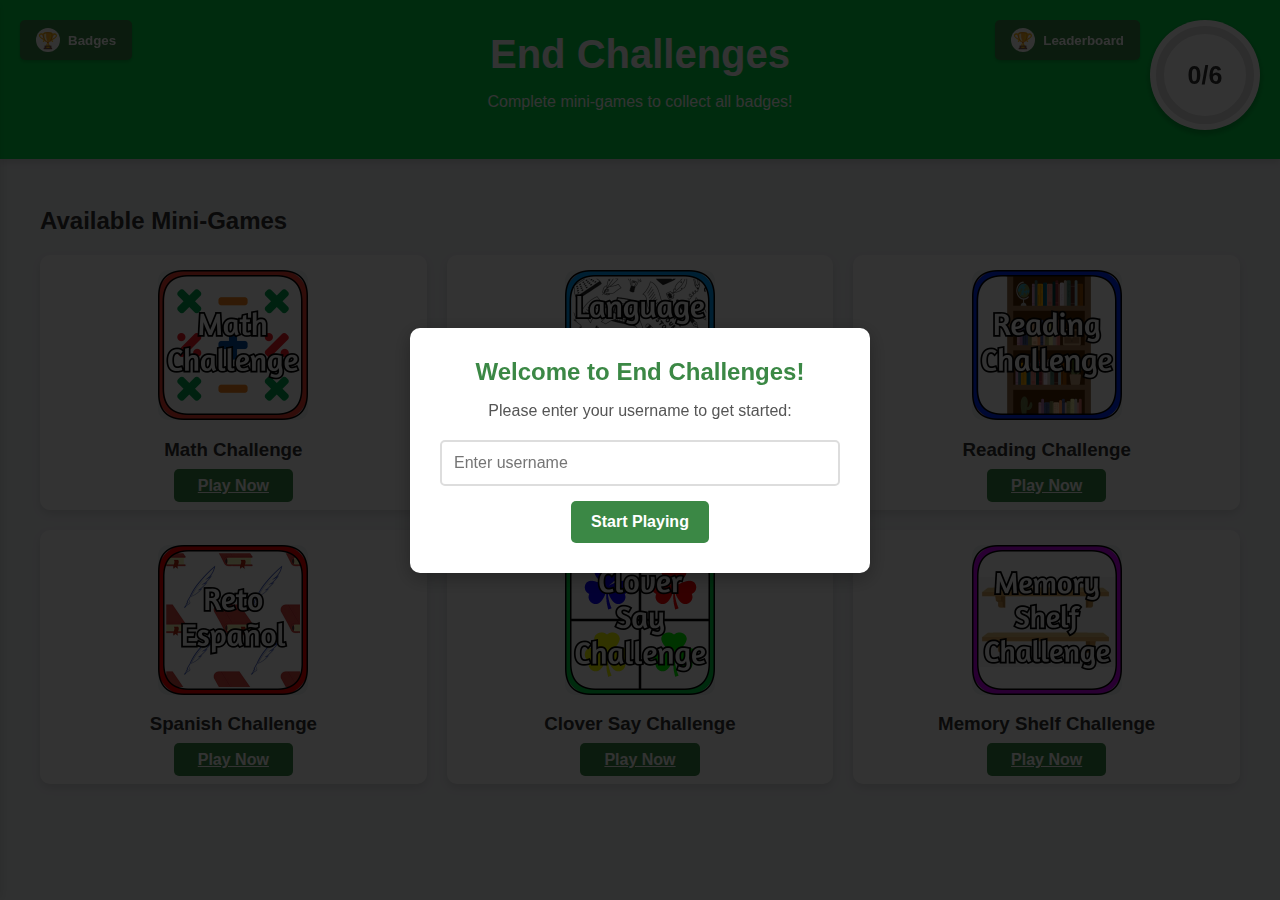
<file: index.html>
<!DOCTYPE html>
<html lang="en">
<head>
    <meta charset="UTF-8">
    <meta name="viewport" content="width=device-width, initial-scale=1.0">
    <title>End Challenges</title>
    <link rel="icon" type="image/x-icon" href="Images/favicon-32x32.png">
    <link rel="stylesheet" href="Style/style.css">
</head>
<body>
    <header>
        <h1>End Challenges</h1>
        <div id="welcome-message" class="welcome-message">
            Welcome, <span id="username-display">Player</span>!
        </div>
        <p>Complete mini-games to collect all badges!</p>
    </header>
    
    <!-- Badge Button -->
    <button id="badge-button" class="badge-button">
        <div class="badge-button-icon">🏆</div>
        Badges
    </button>

    <!-- Leaderboard Button -->
    <button id="leaderboard-button" class="leaderboard-button">
        <div class="leaderboard-button-icon">🏆</div>
        Leaderboard
    </button>

    <!-- Circular Progress Indicator -->
    <div class="circular-progress-container">
        <div class="circular-progress">
            <svg viewBox="0 0 100 100" class="progress-ring">
                <circle class="progress-ring-circle-bg" cx="50" cy="50" r="45"></circle>
                <circle class="progress-ring-circle" cx="50" cy="50" r="45"></circle>
            </svg>
            <div class="progress-text">
                <span id="circular-count">0</span>/6
            </div>
        </div>
    </div>
    
    <!-- Badge Slide Panel -->
    <div id="badge-panel" class="badge-panel">
        <div class="badge-panel-header">
            <h2>Your Badges</h2>
            <button id="close-panel" class="close-panel">×</button>
        </div>
        
        <div class="badge-counter">
            <div id="badge-count">Badges Collected: <span id="collected-count">0</span>/6</div>
            <div class="progress-bar">
                <div id="progress" class="progress"></div>
            </div>
        </div>
        
        <div id="panel-math-badge" class="panel-badge">
            <div class="panel-badge-icon">
                <img src="Images/Bagdes/Math Badge.png" alt="Math Master Badge">
            </div>
            <div class="panel-badge-info">
                <div class="panel-badge-name">Math Master</div>
                <div class="panel-badge-status">Locked</div>
            </div>
        </div>
        
        <div id="panel-language-arts-badge" class="panel-badge">
            <div class="panel-badge-icon">
                <img src="Images/Bagdes/LA Badge.png" alt="Language Art Master Badge">
            </div>
            <div class="panel-badge-info">
                <div class="panel-badge-name">Language Art Master</div>
                <div class="panel-badge-status">Locked</div>
            </div>
        </div>
        
        <div id="panel-reading-badge" class="panel-badge">
            <div class="panel-badge-icon">
                <img src="Images/Bagdes/Reading Badge.png" alt="Reading Master Badge">
            </div>
            <div class="panel-badge-info">
                <div class="panel-badge-name">Reading Master</div>
                <div class="panel-badge-status">Locked</div>
            </div>
        </div>
        
        <div id="panel-Spanish-badge" class="panel-badge">
            <div class="panel-badge-icon">
                <img src="Images/Bagdes/Spanish Badge.png" alt="Spanish Master Badge">
            </div>
            <div class="panel-badge-info">
                <div class="panel-badge-name">Spanish Master</div>
                <div class="panel-badge-status">Locked</div>
            </div>
        </div>
        
        <div id="panel-Clover-says-badge" class="panel-badge">
            <div class="panel-badge-icon">
                <img src="Images/Bagdes/Clover badge.png" alt="Clover Say Master Badge">
            </div>
            <div class="panel-badge-info">
                <div class="panel-badge-name">Clover Says Master</div>
                <div class="panel-badge-status">Locked</div>
            </div>
        </div>

        <div id="panel-puzzle-badge" class="panel-badge">
            <div class="panel-badge-icon">
                <img src="Images/Bagdes/Memory badge.png" alt="Puzzle Master Badge">
            </div>
            <div class="panel-badge-info">
                <div class="panel-badge-name">Memory Shelf Master</div>
                <div class="panel-badge-status">Locked</div>
            </div>
        </div>
    </div>
    
    <!-- Leaderboard Panel -->
    <div id="leaderboard-panel" class="leaderboard-panel">
        <div class="leaderboard-panel-header">
            <h2>Leaderboard</h2>
            <button id="refresh-leaderboard" class="refresh-button">🔄</button>
            <button id="close-leaderboard" class="close-panel">×</button>
        </div>
        
        <div class="leaderboard-content">
            <table class="leaderboard-table">
                <thead>
                    <tr>
                        <th>Rank</th>
                        <th>Player</th>
                        <th>Badges</th>
                    </tr>
                </thead>
                <tbody id="leaderboard-data">
                    <!-- Leaderboard data will be inserted here -->
                    <tr class="loading-row">
                        <td colspan="3">Loading leaderboard data...</td>
                    </tr>
                </tbody>
            </table>
        </div>
    </div>
    
    <!-- Dark Overlay -->
    <div id="overlay" class="overlay"></div>
    
    <div class="container">
        <div class="games-section">
            <h2>Available Mini-Games</h2>
            <div class="games-grid">
                <div class="game-card">
                    <div class="game-icon">
                        <img src="Images/Thumbnail/Thumbnail Math.png" alt="Math Challenge">
                    </div>
                    <h3 class="game-title">Math Challenge</h3>
                    <a href="Games/Math.html" class="play-button">Play Now</a>
                </div>
                
                <div class="game-card">
                    <div class="game-icon">
                        <img src="Images/Thumbnail/Thumbnail LA.png" alt="Languaje Art Challenge">
                    </div>
                    <h3 class="game-title">Language Art Challenge</h3>
                    <a href="Games/La.html" class="play-button">Play Now</a>
                </div>
                
                <div class="game-card">
                    <div class="game-icon">
                        <img src="Images/Thumbnail/Thumbnail Reading.png" alt="Reading Challenge">
                    </div>
                    <h3 class="game-title">Reading Challenge</h3>
                    <a href="Games/Reading.html" class="play-button">Play Now</a>
                </div>
                
                <div class="game-card">
                    <div class="game-icon">
                        <img src="Images/Thumbnail/Thumbnail Spanish.png" alt="Spanish Challenge">
                    </div>
                    <h3 class="game-title">Spanish Challenge</h3>
                    <a href="Games/Spanish.html" class="play-button">Play Now</a>
                </div>
                
                <div class="game-card">
                    <div class="game-icon">
                        <img src="Images/Thumbnail/Thumbnail Clover.png" alt="Clover Say">
                    </div>
                    <h3 class="game-title">Clover Say Challenge</h3>
                    <a href="Games/Clover-says.html" class="play-button">Play Now</a>
                </div>
                <div class="game-card">
                    <div class="game-icon">
                        <img src="Images/Thumbnail/Thumbnail memory shelf.png" alt="Puzzle">
                    </div>
                    <h3 class="game-title">Memory Shelf Challenge</h3>
                    <a href="Games/MemoryShelf.html" class="play-button">Play Now</a>
                </div>
            </div>
        </div>
    </div>
    
    <!-- Complete Collection Award Overlay -->
    <div class="complete-collection-overlay" id="completeCollectionOverlay">
        <div class="message-content">
            <h2>🏆 Congratulations! 🏆</h2>
            <p>You've collected all 6 badges and completed the End Challenges!</p>
            <div class="all-badges-display">
                <div class="collection-badge">
                    <img src="Images/Bagdes/Math Badge.png" alt="Math Master Badge">
                </div>
                <div class="collection-badge">
                    <img src="Images/Bagdes/LA Badge.png" alt="Language Art Master Badge">
                </div>
                <div class="collection-badge">
                    <img src="Images/Bagdes/Reading Badge.png" alt="Reading Master Badge">
                </div>
                <div class="collection-badge">
                    <img src="Images/Bagdes/Spanish Badge.png" alt="Spanish Master Badge">
                </div>
                <div class="collection-badge">
                    <img src="Images/Bagdes/Clover badge.png" alt="Clover Says Master Badge">
                </div>
                <div class="collection-badge">
                    <img src="Images/Bagdes/Memory badge.png" alt="Puzzle Master Badge">
                </div>
            </div>
            <button id="closeCompletionBtn">Continue</button>
        </div>
    </div>

    <!-- Username Prompt Modal -->
    <div id="username-modal" class="username-modal">
        <div class="username-modal-content">
            <h2>Welcome to End Challenges!</h2>
            <p>Please enter your username to get started:</p>
            <form id="username-form">
                <input type="text" id="username-input" placeholder="Enter username" required>
                <button type="submit" id="username-submit">Start Playing</button>
            </form>
        </div>
    </div>

    <script src="Script/scriptindex.js"></script>
</body>
</html>
</file>
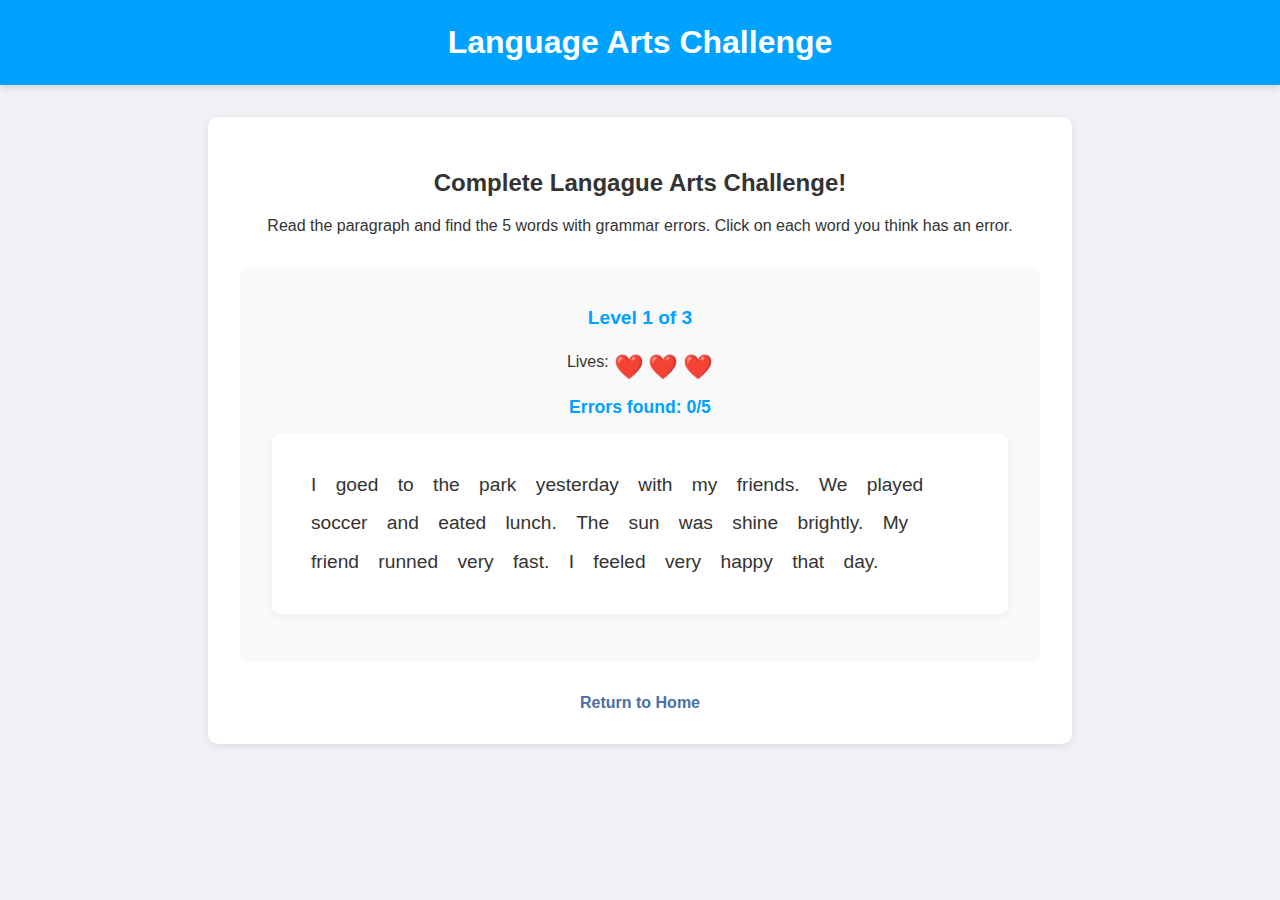
<file: Games/La.html>
<!DOCTYPE html>
<html lang="en">
<head>
    <meta charset="UTF-8">
    <meta name="viewport" content="width=device-width, initial-scale=1.0">
    <title>Language Arts Challenge</title>
    <link rel="icon" type="image/x-icon" href="../Images/favicon-32x32.png">
    <link rel="stylesheet" href="../Style/styleLa.css">
</head>
<body>
    <header>
        <h1>Language Arts Challenge</h1>
    </header>
    
    <div class="container">
        <div class="game-description">
            <h2>Complete Langague Arts Challenge!</h2>
            <p>Read the paragraph and find the 5 words with grammar errors. Click on each word you think has an error.</p>
        </div>
        
        <div class="game-area">
            <div class="game-header">
                <div class="level-indicator">Level <span id="current-level">1</span> of 3</div>
            </div>
            
            <!-- Moved lives indicator below the level indicator -->
            <div class="lives" style="margin-bottom: 1rem; text-align: center;">
                Lives: 
                <span class="heart">❤️</span>
                <span class="heart">❤️</span>
                <span class="heart">❤️</span>
            </div>
            
            <div class="progress-container">
                <span class="error-counter">Errors found: <span id="errors-found">0</span>/5</span>
            </div>
            
            <div class="paragraph-container" id="paragraph-container">
                <!-- Paragraph content will be loaded here -->
            </div>
            
            <button id="next-level-btn" class="complete-button">Next Level</button>
            <button id="retry-btn" class="complete-button">Try Again</button>
            
            <div class="success-message" id="success-message">
                <h3>Congratulations!</h3>
                <p>You've completed Level <span id="completed-level">1</span>.</p>
            </div>
        </div>
        
        <a href="../index.html" class="home-link">Return to Home</a>
    </div>
    
    <!-- Message overlay -->
    <div class="message-overlay win-message" id="winMessage">
        <div class="message-content">
            <h2>📖 Congratulations! 📖</h2>
            <p>You've mastered all levels of the Language Arts Challenge! You have unlocked the Language Arts Master badge!</p>
            <button id="playAgain" class="complete-button">Done</button>
        </div>
    </div>
    
    <!-- Badge Award Overlay -->
    <div class="badge-award-overlay" id="badgeAwardOverlay">
        <div class="badge-award-container">
            <div class="badge-icon-large">
                <img src="../Images/Bagdes/LA Badge.png" alt="Language Arts Master Badge">
            </div>
            <div class="badge-title">Language Arts Master</div>
            <button class="continue-btn" id="continueBtn">Continue</button>
        </div>
    </div>
    
    <script src="../Script/scriptLA.js"></script>
</body>
</html>
</file>
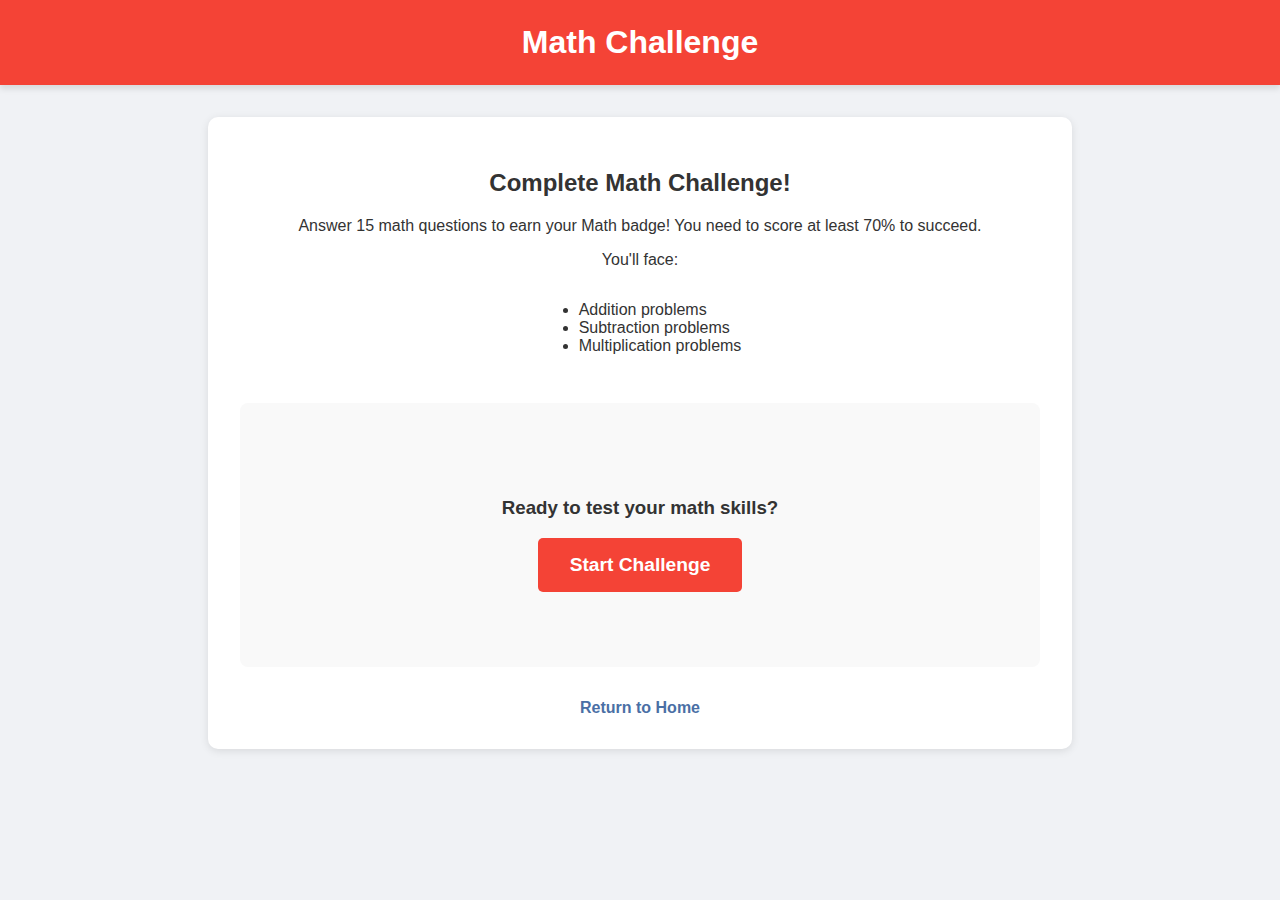
<file: Games/Math.html>
<!DOCTYPE html>
<html lang="en">
<head>
    <meta charset="UTF-8">
    <meta name="viewport" content="width=device-width, initial-scale=1.0">
    <title>Math Challenge</title>
    <link rel="icon" type="image/x-icon" href="../Images/favicon-32x32.png">
    <link rel="stylesheet" href="../Style/stylemath.css">
</head>
<body>
    <header>
        <h1>Math Challenge</h1>
    </header>
    
    <div class="container">
        <div class="game-description">
            <h2>Complete Math Challenge!</h2>
            <p>Answer 15 math questions to earn your Math badge! You need to score at least 70% to succeed.</p>
            <p>You'll face:</p>
            <ul style="text-align: left; display: inline-block;">
                <li>Addition problems</li>
                <li>Subtraction problems</li>
                <li>Multiplication problems</li>
            </ul>
        </div>
        
        <div class="game-area">
            <div id="start-screen">
                <h3>Ready to test your math skills?</h3>
                <button id="start-button" class="start-button">Start Challenge</button>
            </div>
            
            <div id="game-screen" style="display: none;">
                <div class="progress-container" id="progress-container">
                    <!-- Progress indicators will be added here -->
                </div>
                
                <div class="question-container">
                    <span id="question-text">Question goes here</span>
                </div>
                
                <input type="number" id="answer-input" class="answer-input" placeholder="Your answer">
                
                <div class="feedback" id="feedback"></div>
                
                <button id="submit-answer" class="submit-answer">Submit Answer</button>
                <button id="skip-button" class="skip-button">Skip Question</button>
            </div>
            
            <div id="result-screen" class="result-container">
                <div class="result-message" id="result-message">Challenge Complete!</div>
                <div class="result-score">
                    Score: <span id="score-value">0</span>%
                </div>
                <button id="retry-button" class="retry-button">Try Again</button>
            </div>
        </div>
        
        <a href="../index.html" class="home-link">Return to Home</a>
    </div>

    <!-- Message overlay -->
    <div class="message-overlay win-message" id="winMessage">
        <div class="message-content">
            <h2>🧮 Congratulations! 🧮</h2>
            <p>You've mastered the Math Challenge! You have unlocked the Math Master badge!</p>
            <button id="playAgain">Done</button>
        </div>
    </div>
    
    <!-- Badge Award Overlay -->
    <div class="badge-award-overlay" id="badgeAwardOverlay">
        <div class="badge-award-container">
            <div class="badge-icon-large">
                <img src="../Images/Bagdes/Math Badge.png" alt="Math Master Badge">
            </div>
            <div class="badge-title">Math Master</div>
            <button class="continue-btn" id="continueBtn">Continue</button>
        </div>
    </div>
    
    <script src="../Script/scriptmath.js"></script>
</body>
</html>
</file>
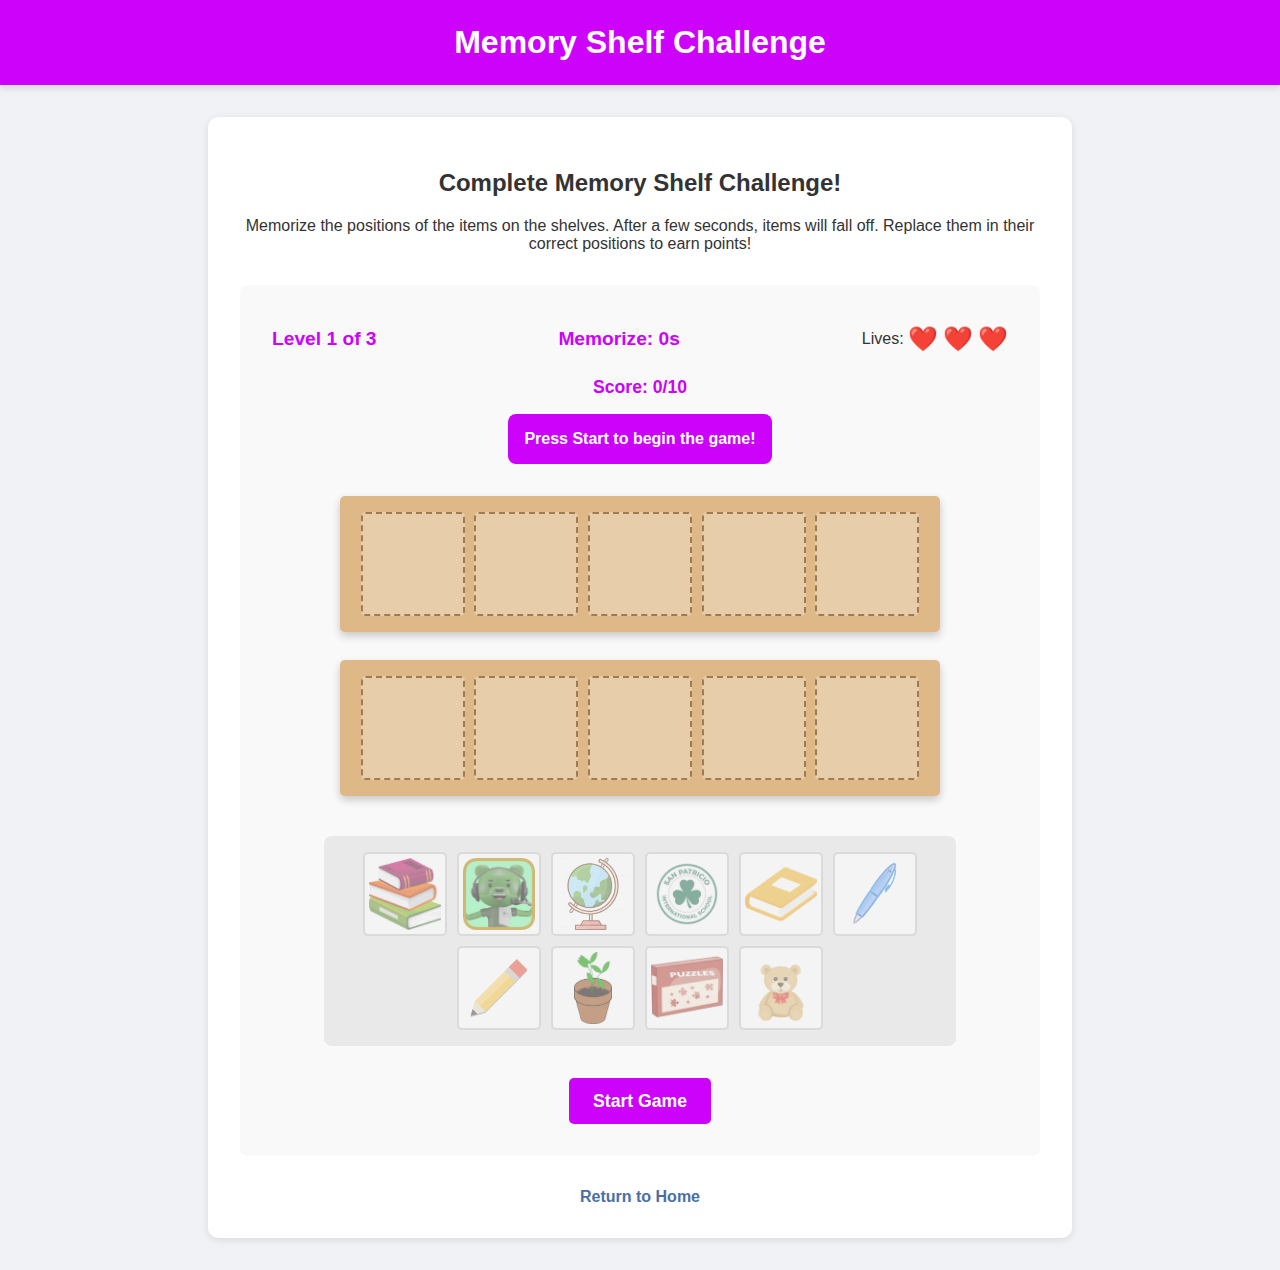
<file: Games/MemoryShelf.html>
<!DOCTYPE html>
<html lang="en">
<head>
    <meta charset="UTF-8">
    <meta name="viewport" content="width=device-width, initial-scale=1.0">
    <title>Memory Shelf Challenge</title>
    <link rel="icon" type="image/x-icon" href="../Images/favicon-32x32.png">
    <link rel="stylesheet" href="../Style/stylepuzzle.css">
</head>
<body>
    <header>
        <h1>Memory Shelf Challenge</h1>
    </header>
    
    <div class="container">
        <div class="game-description">
            <h2>Complete Memory Shelf Challenge!</h2>
            <p>Memorize the positions of the items on the shelves. After a few seconds, items will fall off. 
               Replace them in their correct positions to earn points!</p>
        </div>
        
        <div class="game-area">
            <div class="game-header">
                <div class="level-indicator">Level <span id="current-level">1</span> of 3</div>
                
                <div class="timer-container">
                    <span id="timer-label">Memorize: </span>
                    <span id="timer">0</span>s
                </div>
                
                <div class="lives">
                    Lives: 
                    <span class="heart">❤️</span>
                    <span class="heart">❤️</span>
                    <span class="heart">❤️</span>
                </div>
            </div>
            
            <div class="progress-container">
                <span class="score-counter">Score: <span id="current-score">0</span>/<span id="max-score">10</span></span>
            </div>
            
            <div class="game-message" id="game-message">
                <p>Memorize the positions of all items!</p>
            </div>
            
            <div class="shelves-container">
                <div class="shelf" id="top-shelf">
                    <div class="shelf-slot" data-position="0"></div>
                    <div class="shelf-slot" data-position="1"></div>
                    <div class="shelf-slot" data-position="2"></div>
                    <div class="shelf-slot" data-position="3"></div>
                    <div class="shelf-slot" data-position="4"></div>
                </div>
                <div class="shelf-divider"></div>
                <div class="shelf" id="bottom-shelf">
                    <div class="shelf-slot" data-position="5"></div>
                    <div class="shelf-slot" data-position="6"></div>
                    <div class="shelf-slot" data-position="7"></div>
                    <div class="shelf-slot" data-position="8"></div>
                    <div class="shelf-slot" data-position="9"></div>
                </div>
            </div>
            
            <div class="items-tray" id="items-tray">
                <!-- Item buttons will be generated here -->
            </div>
            
            <div class="game-controls">
                <button id="check-button" class="game-button">Check Placement</button>
                <button id="start-button" class="game-button">Start Game</button>
                <button id="next-level-btn" class="game-button">Next Level</button>
                <button id="retry-btn" class="game-button">Try Again</button>
            </div>
            
            <div class="success-message" id="success-message">
                <h3>Congratulations!</h3>
                <p>You've completed Level <span id="completed-level">1</span>!</p>
                <p>Score: <span id="level-score">0</span>/<span id="level-max-score">10</span></p>
            </div>
        </div>
        
        <a href="../index.html" class="home-link">Return to Home</a>
    </div>
    
    <!-- Message overlay -->
    <div class="message-overlay win-message" id="winMessage">
        <div class="message-content">
            <h2>🏆 Congratulations! 🏆</h2>
            <p>You've mastered the Memory Shelf Challenge! You have unlocked the Memory Master badge!</p>
            <button id="playAgain" class="game-button">Done</button>
        </div>
    </div>
    
    <!-- Badge Award Overlay -->
    <div class="badge-award-overlay" id="badgeAwardOverlay">
        <div class="badge-award-container">
            <div class="badge-icon-large">
                <img src="../Images/Bagdes/Memory badge.png" alt="Memory Master Badge">
            </div>
            <div class="badge-title">Memory Shelf Master</div>
            <button class="continue-btn" id="continueBtn">Continue</button>
        </div>
    </div>
    
    <script src="../Script/scriptpuzzle.js"></script>
</body>
</html>
</file>
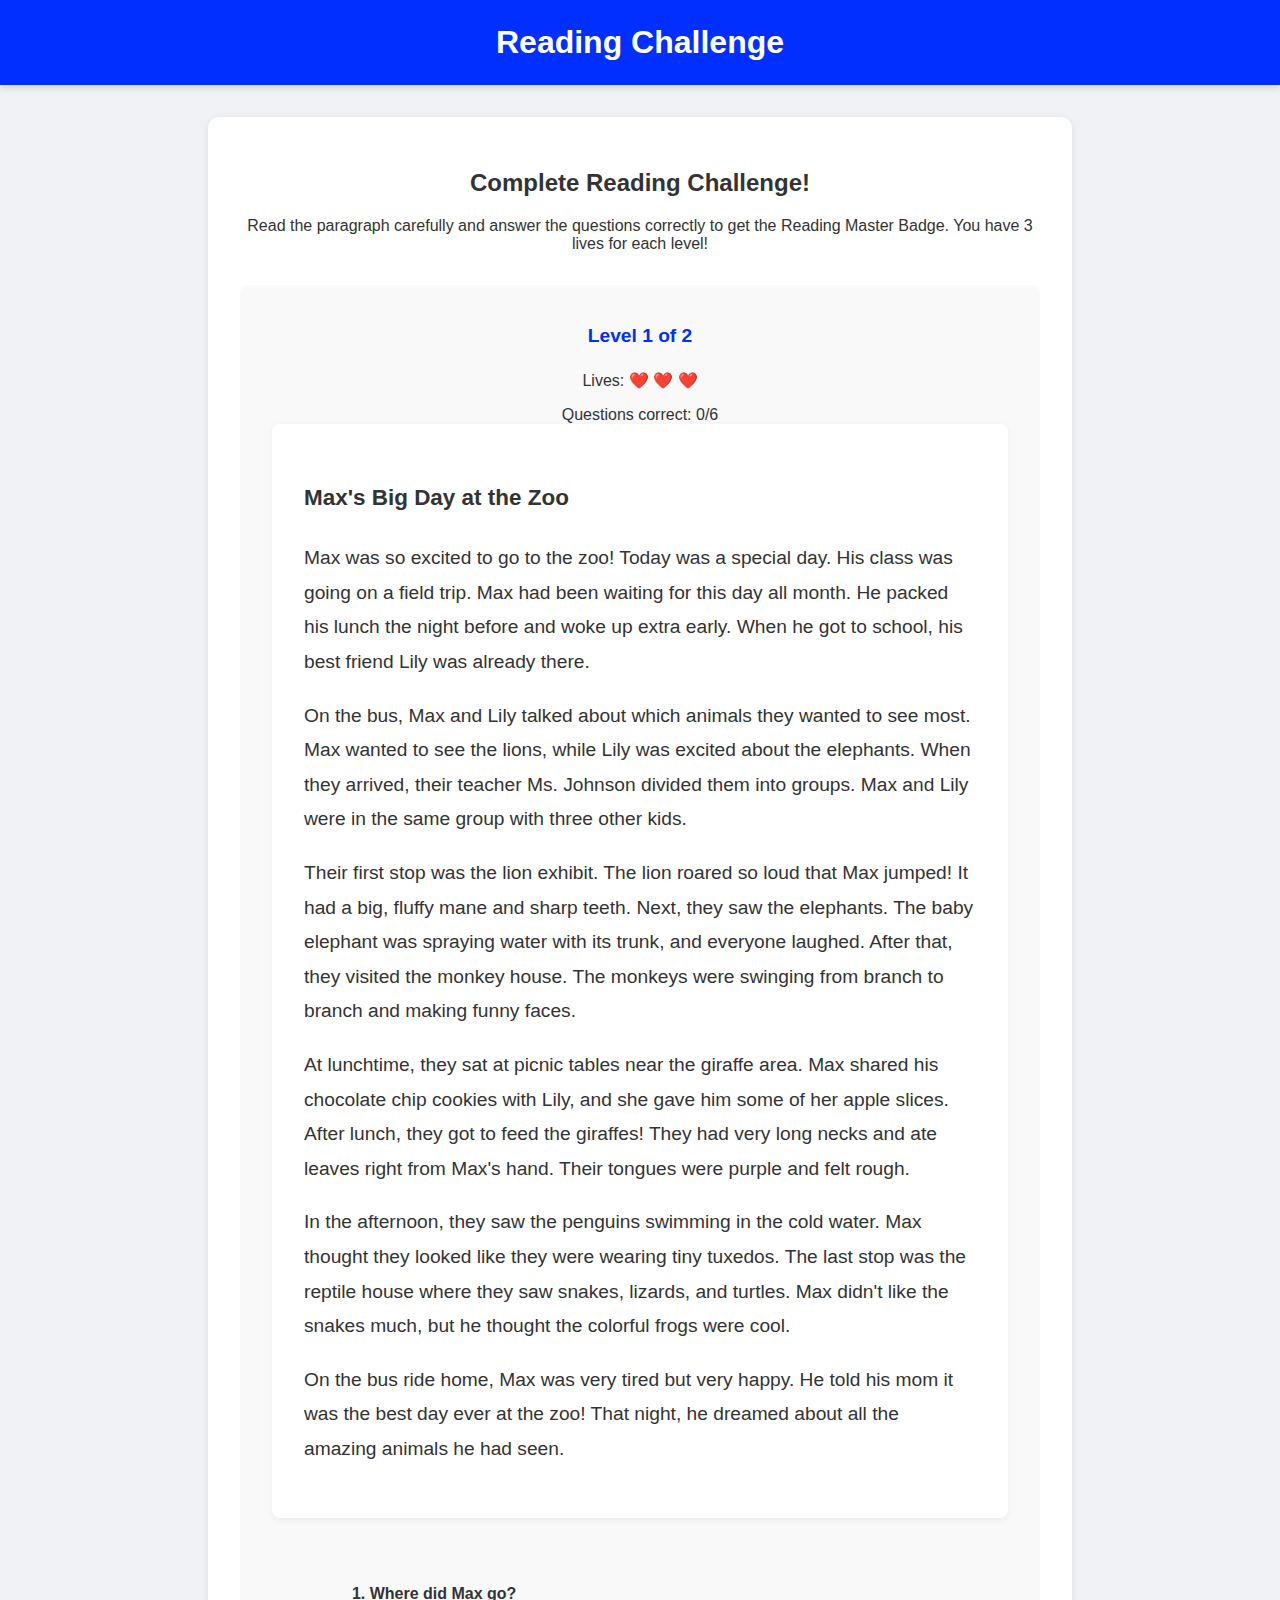
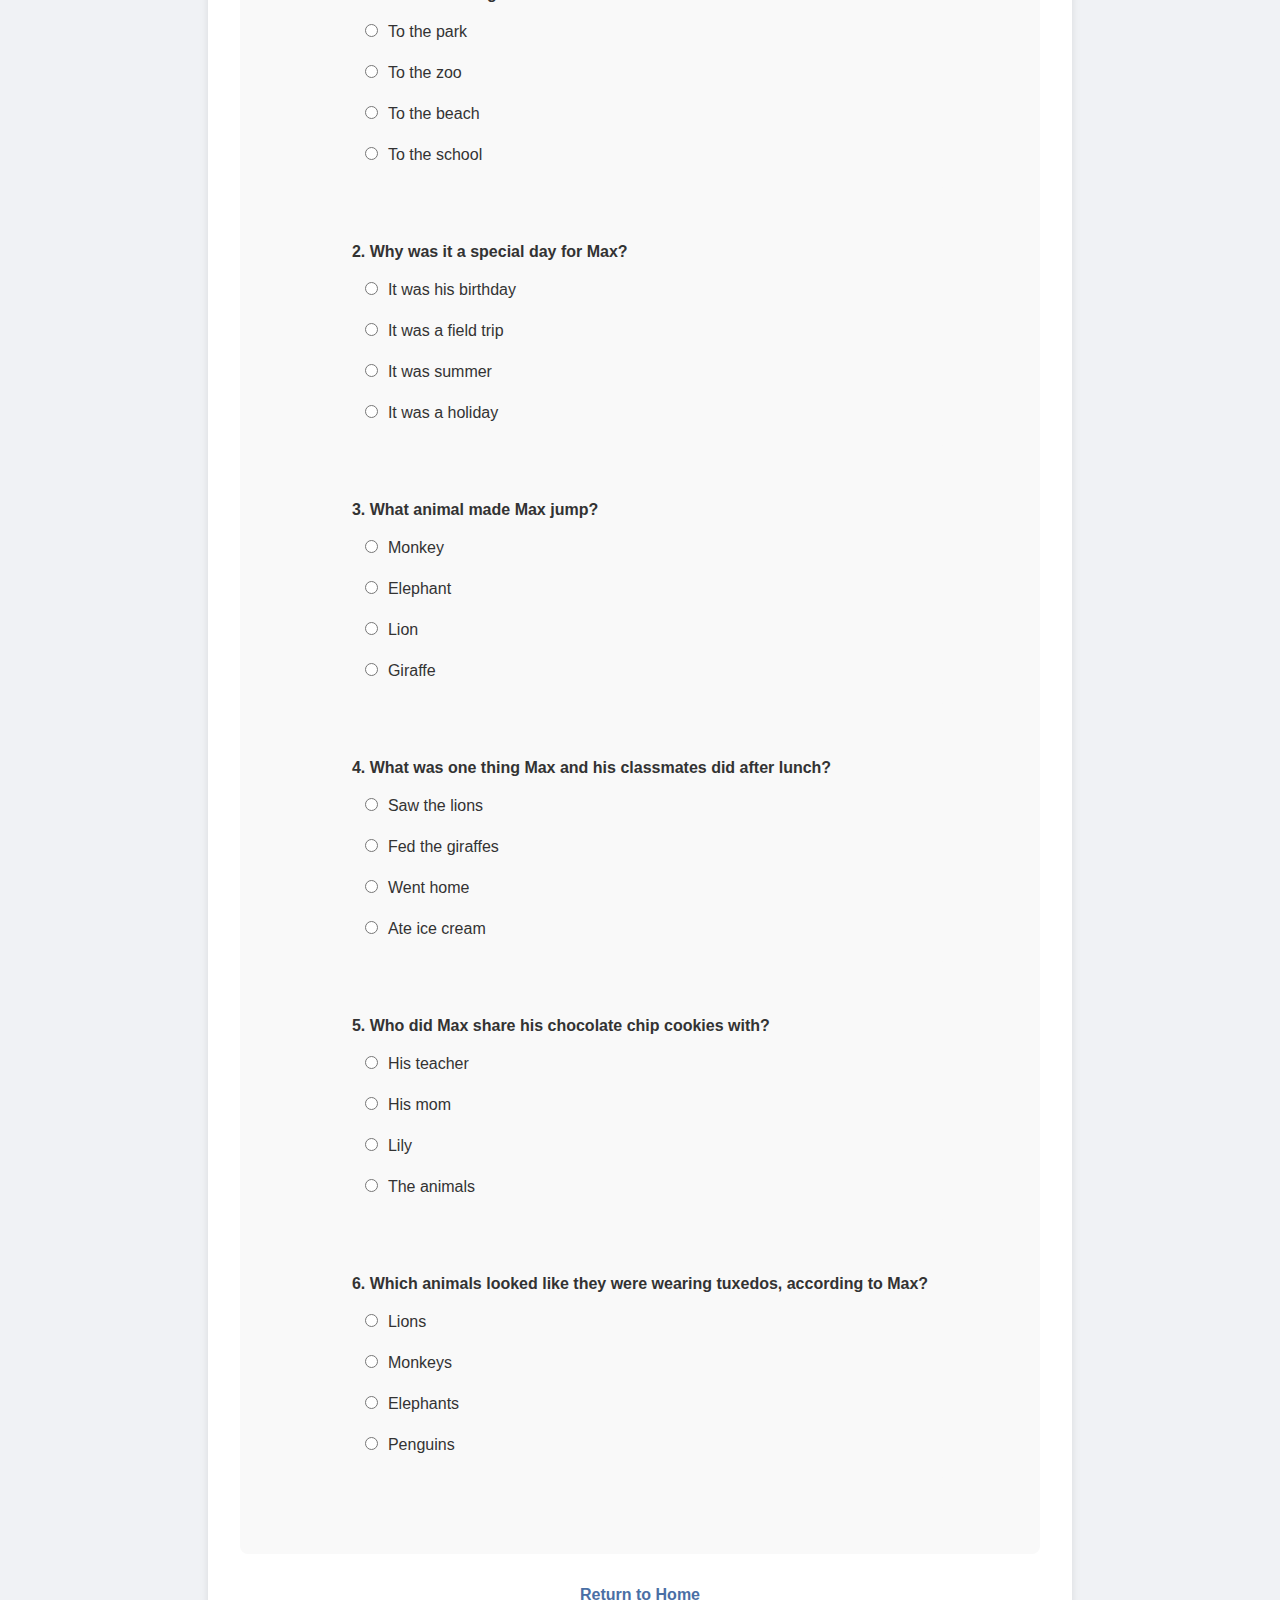
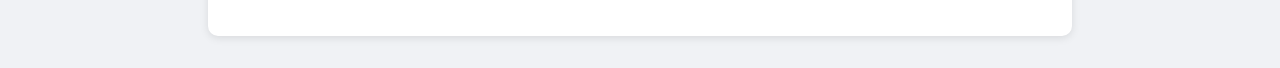
<file: Games/Reading.html>
<!DOCTYPE html>
<html lang="en">
<head>
    <meta charset="UTF-8">
    <meta name="viewport" content="width=device-width, initial-scale=1.0">
    <title>Reading Challenge</title>
    <link rel="icon" type="image/x-icon" href="../Images/favicon-32x32.png">
    <link rel="stylesheet" href="../Style/stylereading.css">
</head>
<body>
    <header>
        <h1>Reading Challenge</h1>
    </header>
    
    <div class="container">
        <div class="game-description">
            <h2>Complete Reading Challenge!</h2>
            <p>Read the paragraph carefully and answer the questions correctly to get the Reading Master Badge. You have 3 lives for each level!</p>
        </div>
        
        <div class="game-area">
            <div class="game-header">
                <div class="level-indicator">Level <span id="current-level">1</span> of 2</div>
            </div>
            
            <!-- Lives indicator -->
            <div class="lives" style="margin-bottom: 1rem; text-align: center;">
                Lives: 
                <span class="heart">❤️</span>
                <span class="heart">❤️</span>
                <span class="heart">❤️</span>
            </div>
            
            <div class="progress-container">
                <span class="error-counter">Questions correct: <span id="questions-correct">0</span>/6</span>
            </div>
            
            <!-- Reading content container -->
            <div class="paragraph-container" id="paragraph-container">
                <!-- Story content will be loaded here -->
            </div>
            
            <!-- Question container -->
            <div class="question-container" id="question-container">
                <!-- Questions will be loaded here -->
            </div>
            
            <button id="next-level-btn" class="complete-button">Next Level</button>
            <button id="retry-btn" class="complete-button">Try Again</button>
            
            <div id="success-message" class="success-message">
                <h3>Congratulations!</h3>
                <p>You've completed Level <span id="completed-level">1</span>!</p>
            </div>
        </div>
        
        <a href="../index.html" class="home-link">Return to Home</a>
    </div>
    
    <!-- Message overlay -->
    <div class="message-overlay win-message" id="winMessage">
        <div class="message-content">
            <h2>📚 Congratulations! 📚</h2>
            <p>You've mastered the Reading Challenge! You have unlocked the Reading Master badge!</p>
            <button id="playAgain" class="complete-button">Done</button>
        </div>
    </div>
    
    <!-- Badge Award Overlay -->
    <div class="badge-award-overlay" id="badgeAwardOverlay">
        <div class="badge-award-container">
            <div class="badge-icon-large">
                <img src="../Images/Bagdes/Reading Badge.png" alt="Reading Master Badge">
            </div>
            <div class="badge-title">Reading Master</div>
            <button class="continue-btn" id="continueBtn">Continue</button>
        </div>
    </div>

    <script src="../Script/scriptreading.js"></script>
</body>
</html>
</file>
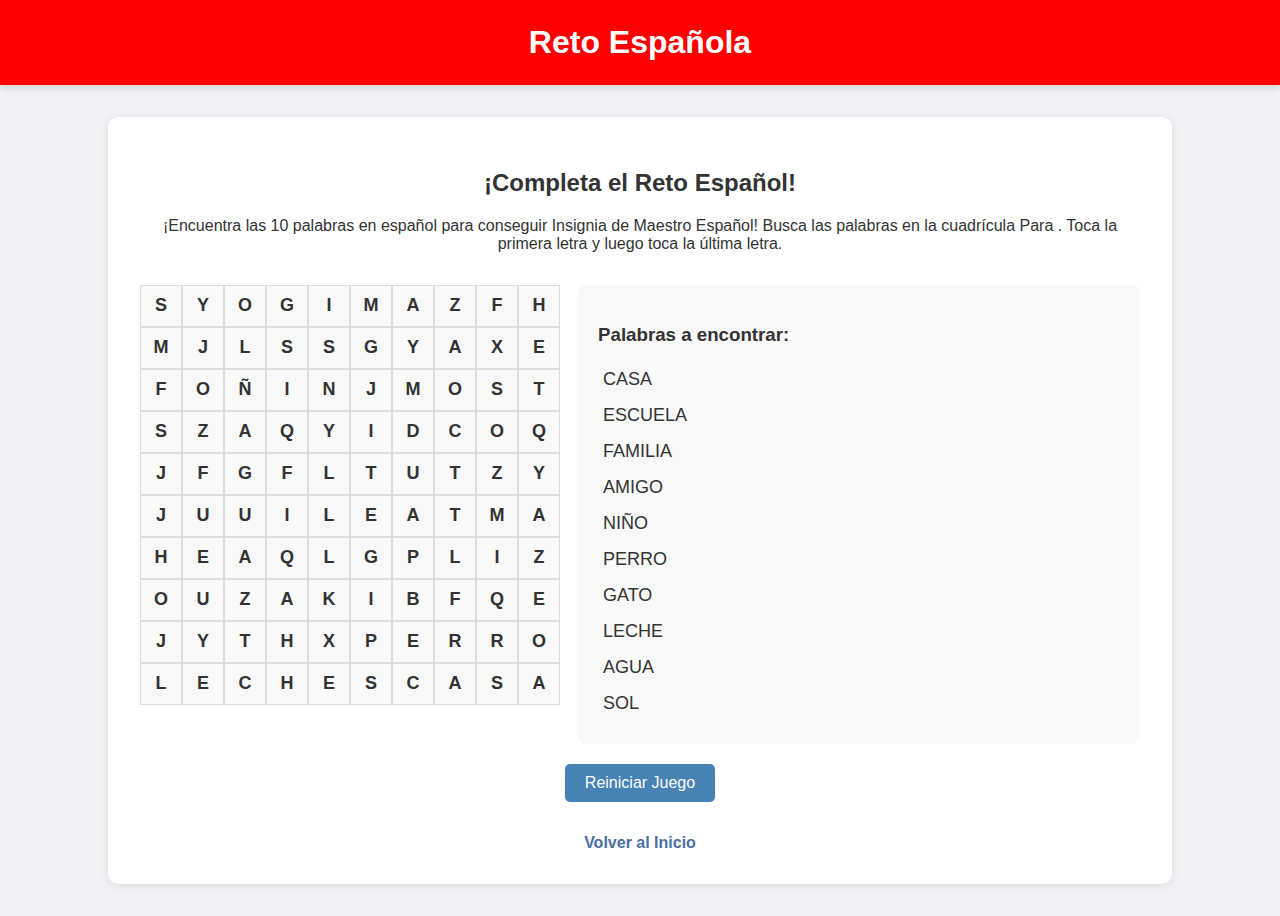
<file: Games/Spanish.html>
<!DOCTYPE html>
<html lang="es">
<head>
    <meta charset="UTF-8">
    <meta name="viewport" content="width=device-width, initial-scale=1.0">
    <title>Reto Española</title>
    <link rel="icon" type="image/x-icon" href="../Images/favicon-32x32.png">
    <link rel="stylesheet" href="../Style/stylespanish.css">
</head>
<body>
    <header>
        <h1>Reto Española</h1>
    </header>
    
    <div class="container">
        <div class="game-description">
            <h2>¡Completa el Reto Español!</h2>
            <p>¡Encuentra las 10 palabras en español para conseguir Insignia de Maestro Español! Busca las palabras en la cuadrícula Para . Toca la primera letra y luego toca la última letra.</p>
        </div>
        
        <div class="game-container">
            <div class="word-grid" id="wordGrid">
                <!-- Grid will be generated by JavaScript -->
            </div>
            
            <div class="word-list">
                <h3>Palabras a encontrar:</h3>
                <div id="wordList">
                    <!-- Word list will be generated by JavaScript -->
                </div>
            </div>
        </div>
        
        <button id="reset-button" class="reset-button">Reiniciar Juego</button>
        <a href="../index.html" class="home-link">Volver al Inicio</a>
    </div>
    
    <!-- Message overlay -->
    <div class="message-overlay win-message" id="winMessage">
        <div class="message-content">
            <h2>🌍 ¡Felicidades! 🌍</h2>
            <p>¡Encontraste todas las palabras! ¡Desbloqueaste la insignia de Maestro de español!</p>
            <button id="playAgain">Cerrar</button>
        </div>
    </div>
    
    <!-- Badge Award Overlay -->
    <div class="badge-award-overlay" id="badgeAwardOverlay">
        <div class="badge-award-container">
            <div class="badge-icon-large">
                <img src="../Images/Bagdes/Spanish Badge.png" alt="Spanish Master Badge">
            </div>
            <div class="badge-title">Maestro de español</div>
            <button class="continue-btn" id="continueBtn">Continue</button>
        </div>
    </div>

    <script src="../Script/scriptspanish.js"></script>
</body>
</html>
</file>
<file: Style/style.css>
body {
    font-family: 'Segoe UI', Tahoma, Geneva, Verdana, sans-serif;
    background-color: #f0f2f5;
    margin: 0;
    padding: 0;
    color: #333;
    overflow-x: hidden;
}
header {
    background-color: #00d848;
    color: white;
    text-align: center;
    padding: 2rem 0;
    box-shadow: 0 4px 6px rgba(0,0,0,0.1);
    position: relative;
}
h1 {
    margin: 0;
    font-size: 2.5rem;
}
.container {
    max-width: 1200px;
    margin: 2rem auto;
    padding: 0 2rem;
}
.badge-collection {
    display: grid;
    grid-template-columns: repeat(auto-fill, minmax(200px, 1fr));
    gap: 2rem;
    margin-bottom: 3rem;
}
.badge {
    background-color: white;
    border-radius: 10px;
    box-shadow: 0 2px 8px rgba(0,0,0,0.1);
    padding: 1.5rem;
    text-align: center;
    transition: transform 0.3s ease;
}
.badge:hover {
    transform: translateY(-5px);
}
.badge-icon {
    width: 100px;
    height: 100px;
    margin: 0 auto 1rem;
    border-radius: 50%;
    display: flex;
    align-items: center;
    justify-content: center;
    background-color: #f0f2f5;
    overflow: hidden;
}
.badge-icon img {
    width: 80px;
    height: 80px;
    filter: grayscale(100%);
    opacity: 0.5;
    transition: all 0.3s ease;
}
.badge.unlocked .badge-icon img {
    filter: grayscale(0%);
    opacity: 1;
}
.badge-name {
    font-weight: bold;
    margin-bottom: 0.5rem;
}
.badge-status {
    font-size: 0.9rem;
    color: #888;
}
.unlocked .badge-status {
    color: #4caf50;
}
.games-section {
    margin-top: 3rem;
}
.games-grid {
    display: grid;
    grid-template-columns: repeat(auto-fill, minmax(250px, 1fr));
    gap: 2rem;
}
.game-card {
    background-color: white;
    border-radius: 10px;
    box-shadow: 0 2px 8px rgba(0,0,0,0.1);
    padding: 1.5rem;
    text-align: center;
    transition: transform 0.3s ease;
}
.game-card:hover {
    transform: translateY(-5px);
    box-shadow: 0 5px 15px rgba(0,0,0,0.1);
}
.game-icon {
    width: 150px;
    height: 150px;
    margin: 0 auto 1rem;
    border-radius: 10px;
    background-color: #f0f2f5;
    display: flex;
    align-items: center;
    justify-content: center;
}
.game-icon img {
    width: 150px;
    height: 150px;
}
.game-title {
    font-weight: bold;
    margin-bottom: 1rem;
}
.play-button {
    background-color: #3b8845;
    color: white;
    border: none;
    padding: 0.5rem 1.5rem;
    border-radius: 5px;
    cursor: pointer;
    font-weight: bold;
    transition: background-color 0.3s ease;
}
.play-button:hover {
    background-color: #00640d;
}
.locked-overlay {
    position: relative;
}
.locked-overlay::after {
    content: "🔒";
    position: absolute;
    top: 50%;
    left: 50%;
    transform: translate(-50%, -50%);
    font-size: 2rem;
    color: #888;
}

/* Badge Panel Styles */
.badge-button {
    position: fixed;
    top: 20px;
    left: 20px;
    z-index: 1000;
    background-color: #3b8845;
    color: white;
    border: none;
    padding: 0.5rem 1rem;
    border-radius: 5px;
    cursor: pointer;
    font-weight: bold;
    box-shadow: 0 2px 5px rgba(0,0,0,0.2);
    display: flex;
    align-items: center;
    gap: 8px;
    transition: all 0.3s ease;
}

.badge-button:hover {
    background-color: #00640d;
    transform: translateY(-2px);
}

.badge-button-icon {
    width: 24px;
    height: 24px;
    background-color: #fff;
    border-radius: 50%;
    display: flex;
    align-items: center;
    justify-content: center;
    font-size: 16px;
    color: #4a6fa5;
    font-weight: bold;
}

.badge-button.hidden {
    opacity: 0;
    pointer-events: none;
}

.badge-panel {
    position: fixed;
    top: 0;
    left: -350px;
    width: 350px;
    height: 100vh;
    background-color: white;
    box-shadow: 2px 0 10px rgba(0,0,0,0.1);
    z-index: 999;
    padding: 20px;
    box-sizing: border-box;
    overflow-y: auto;
    transition: left 0.3s ease-in-out;
}

.badge-panel.open {
    left: 0;
}

.badge-panel-header {
    display: flex;
    justify-content: space-between;
    align-items: center;
    margin-bottom: 20px;
    padding-bottom: 10px;
    border-bottom: 1px solid #eee;
}

.badge-panel-header h2 {
    margin: 0;
    color: #000000;
}

.close-panel {
    background: none;
    border: none;
    font-size: 24px;
    cursor: pointer;
    color: #999;
}

.close-panel:hover {
    color: #333;
}

.panel-badge {
    display: flex;
    align-items: center;
    padding: 15px;
    border-radius: 8px;
    margin-bottom: 15px;
    background-color: #f9f9f9;
    transition: all 0.3s ease;
}

.panel-badge:hover {
    background-color: #f0f0f0;
    transform: translateX(5px);
}

.panel-badge-icon {
    width: 60px;
    height: 60px;
    border-radius: 50%;
    overflow: hidden;
    margin-right: 15px;
    display: flex;
    align-items: center;
    justify-content: center;
    background-color: #f0f2f5;
}

.panel-badge-icon img {
    width: 50px;
    height: 50px;
    filter: grayscale(100%);
    opacity: 0.5;
}

.panel-badge.unlocked .panel-badge-icon img {
    filter: grayscale(0%);
    opacity: 1;
}

.panel-badge-info {
    flex: 1;
}

.panel-badge-name {
    font-weight: bold;
    margin-bottom: 5px;
}

.panel-badge-status {
    font-size: 0.9rem;
    color: #888;
}

.panel-badge.unlocked .panel-badge-status {
    color: #4caf50;
}

.overlay {
    position: fixed;
    top: 0;
    left: 0;
    width: 100%;
    height: 100%;
    background-color: rgba(0,0,0,0.5);
    z-index: 998;
    opacity: 0;
    pointer-events: none;
    transition: opacity 0.3s ease;
}

.overlay.active {
    opacity: 1;
    pointer-events: auto;
}

/* Progress counter */
.badge-counter {
    background-color: #00d848;
    color: white;
    padding: 10px 15px;
    border-radius: 8px;
    margin-bottom: 20px;
    text-align: center;
}

.progress-bar {
    width: 100%;
    height: 10px;
    background-color: #ffffff;
    border-radius: 5px;
    margin-top: 8px;
    overflow: hidden;
}

.progress {
    height: 100%;
    background-color: #3cff00;
    width: 0%;
    transition: width 0.5s ease;
}

.games-grid {
    display: grid;
    grid-template-columns: repeat(3, 1fr); 
    grid-template-rows: repeat(2, auto); 
    gap: 20px; 
    margin-top: 20px;
}

.game-card {
    background-color: #fff;
    border-radius: 10px;
    box-shadow: 0 4px 8px rgba(0, 0, 0, 0.1);
    padding: 15px;
    text-align: center;
    transition: transform 0.3s ease, box-shadow 0.3s ease;
}

.game-card:hover {
    transform: translateY(-5px);
    box-shadow: 0 6px 12px rgba(0, 0, 0, 0.15);
}

@media (max-width: 768px) {
    .games-grid {
        grid-template-columns: repeat(2, 1fr); /* 2 columns on tablets */
    }
}

@media (max-width: 480px) {
    .games-grid {
        grid-template-columns: 1fr; /* 1 column on phones */
    }
}

/* Circular Progress Bar */
.circular-progress-container {
    position: fixed;
    top: 20px;
    right: 20px;
    z-index: 100;
}

.circular-progress {
    position: relative;
    width: 100px;
    height: 100px;
    background-color: white;
    border-radius: 50%;
    box-shadow: 0 3px 8px rgba(0, 0, 0, 0.3);
    padding: 5px;
}

.progress-ring {
    width: 100%;
    height: 100%;
    transform: rotate(-90deg);
}

.progress-ring-circle-bg {
    fill: none;
    stroke: #e0e0e0;
    stroke-width: 8;
}

.progress-ring-circle {
    fill: none;
    stroke: #4caf50;
    stroke-width: 8;
    stroke-dasharray: 283; 
    stroke-dashoffset: 283; 
    transition: stroke-dashoffset 0.5s ease;
}

.progress-text {
    position: absolute;
    top: 0;
    left: 0;
    width: 100%;
    height: 100%;
    display: flex;
    justify-content: center;
    align-items: center;
    font-size: 25px;
    font-weight: bold;
    color: #333;
    text-shadow: 0 1px 1px rgba(255, 255, 255, 0.5);
}

/* Complete Collection Overlay */
.complete-collection-overlay {
    display: none;
    position: fixed;
    top: 0;
    left: 0;
    right: 0;
    bottom: 0;
    background-color: rgba(0, 0, 0, 0.8);
    z-index: 100;
    justify-content: center;
    align-items: center;
}

.complete-collection-overlay .message-content {
    background-color: rgba(255, 255, 255, 0.95);
    padding: 40px;
    border-radius: 15px;
    text-align: center;
    color: #333;
    max-width: 600px;
    box-shadow: 0 10px 30px rgba(0, 0, 0, 0.4);
    border: 5px solid gold;
    animation: popIn 0.6s ease-out forwards;
}

.complete-collection-overlay h2 {
    font-size: 2.5rem;
    margin-bottom: 20px;
    color: #ff9500;
    text-shadow: 0 2px 4px rgba(0,0,0,0.2);
}

.complete-collection-overlay p {
    font-size: 1.3rem;
    margin-bottom: 30px;
}

.all-badges-display {
    display: flex;
    flex-wrap: wrap;
    justify-content: center;
    gap: 20px;
    margin: 30px 0;
}

.collection-badge {
    width: 80px;
    height: 80px;
    border-radius: 50%;
    background-color: #fff;
    display: flex;
    align-items: center;
    justify-content: center;
    box-shadow: 0 4px 8px rgba(0,0,0,0.2);
    animation: badgePop 0.5s ease-out forwards;
    animation-delay: calc(var(--i, 0) * 0.15s);
}

.collection-badge img {
    width: 70px;
    height: 70px;
    border-radius: 50%;
}

#closeCompletionBtn {
    padding: 12px 30px;
    background-color: #ffd700;
    color: #333;
    border: none;
    border-radius: 30px;
    cursor: pointer;
    font-weight: bold;
    box-shadow: 0 0 15px rgba(255, 215, 0, 0.5);
    transition: all 0.3s;
    animation: popButton 0.5s ease-out 1.5s both;
}

#closeCompletionBtn:hover {
    background-color: #ffed4a;
    box-shadow: 0 0 20px rgba(255, 215, 0, 0.8);
    transform: scale(1.05);
}

@keyframes popIn {
    0% { transform: scale(0.5); opacity: 0; }
    70% { transform: scale(1.05); opacity: 1; }
    100% { transform: scale(1); opacity: 1; }
}

@keyframes badgePop {
    0% { transform: scale(0); opacity: 0; }
    70% { transform: scale(1.2); opacity: 1; }
    100% { transform: scale(1); opacity: 1; }
}

/* Username Modal Styles */
.username-modal {
    display: none;
    position: fixed;
    top: 0;
    left: 0;
    width: 100%;
    height: 100%;
    background-color: rgba(0, 0, 0, 0.8);
    z-index: 2000;
    justify-content: center;
    align-items: center;
}

.username-modal-content {
    background-color: white;
    padding: 30px;
    border-radius: 10px;
    box-shadow: 0 5px 20px rgba(0, 0, 0, 0.3);
    text-align: center;
    max-width: 400px;
    width: 90%;
    animation: fadeIn 0.5s ease-out forwards;
}

.username-modal-content h2 {
    color: #3b8845;
    margin-top: 0;
    margin-bottom: 15px;
}

.username-modal-content p {
    margin-bottom: 20px;
    color: #555;
}

#username-input {
    width: 100%;
    padding: 12px;
    border: 2px solid #ddd;
    border-radius: 5px;
    margin-bottom: 15px;
    font-size: 16px;
    box-sizing: border-box;
    transition: border-color 0.3s;
}

#username-input:focus {
    border-color: #3b8845;
    outline: none;
}

#username-submit {
    background-color: #3b8845;
    color: white;
    border: none;
    padding: 12px 20px;
    border-radius: 5px;
    cursor: pointer;
    font-weight: bold;
    font-size: 16px;
    transition: background-color 0.3s;
}

#username-submit:hover {
    background-color: #00640d;
}

/* Welcome Message Styles */
.welcome-message {
    display: none;
    margin-top: 10px;
    font-size: 1.2rem;
    color: white;
    text-shadow: 0 1px 2px rgba(0, 0, 0, 0.2);
}

#username-display {
    font-weight: bold;
}

@keyframes fadeIn {
    from { opacity: 0; transform: translateY(-20px); }
    to { opacity: 1; transform: translateY(0); }
}

/* Leaderboard Button Styles */
.leaderboard-button {
    position: fixed;
    top: 20px;
    right: 140px; 
    z-index: 1000;
    background-color: #3b8845;
    color: white;
    border: none;
    padding: 0.5rem 1rem;
    border-radius: 5px;
    cursor: pointer;
    font-weight: bold;
    box-shadow: 0 2px 5px rgba(0,0,0,0.2);
    display: flex;
    align-items: center;
    gap: 8px;
    transition: all 0.3s ease;
}

.leaderboard-button:hover {
    background-color: #037203;
    transform: translateY(-2px);
}

.leaderboard-button-icon {
    width: 24px;
    height: 24px;
    background-color: #fff;
    border-radius: 50%;
    display: flex;
    align-items: center;
    justify-content: center;
    font-size: 16px;
    color: #4a6fa5;
    font-weight: bold;
}

.leaderboard-button.hidden {
    opacity: 0;
    pointer-events: none;
}

/* Leaderboard Panel Styles */
.leaderboard-panel {
    position: fixed;
    top: 50%;
    left: 50%;
    transform: translate(-50%, -50%) scale(0.9);
    width: 400px;
    max-height: 80vh;
    background-color: white;
    box-shadow: 0 5px 15px rgba(0,0,0,0.2);
    z-index: 999;
    padding: 20px;
    box-sizing: border-box;
    border-radius: 10px;
    opacity: 0;
    pointer-events: none;
    transition: all 0.3s ease;
    overflow-y: auto;
}

.leaderboard-panel.open {
    opacity: 1;
    pointer-events: auto;
    transform: translate(-50%, -50%) scale(1);
}

.leaderboard-panel-header {
    display: flex;
    justify-content: space-between;
    align-items: center;
    margin-bottom: 20px;
    padding-bottom: 10px;
    border-bottom: 1px solid #eee;
}

.leaderboard-panel-header h2 {
    margin: 0;
    color: #4a6fa5;
}

.refresh-button {
    background: none;
    border: none;
    font-size: 20px;
    cursor: pointer;
    color: #999;
    padding: 5px;
    border-radius: 5px;
    transition: background-color 0.3s;
}

.refresh-button:hover {
    background-color: #f0f0f0;
    color: #333;
}

/* Leaderboard Table Styles */
.leaderboard-table {
    width: 100%;
    border-collapse: collapse;
}

.leaderboard-table th,
.leaderboard-table td {
    padding: 12px 8px;
    text-align: left;
    border-bottom: 1px solid #eee;
}

.leaderboard-table th {
    background-color: #f9f9f9;
    font-weight: bold;
    color: #333;
}

.leaderboard-table tr:last-child td {
    border-bottom: none;
}

.leaderboard-table tr:hover {
    background-color: #f5f9ff;
}

/* Rank styles */
.rank-1 {
    background-color: rgba(255, 215, 0, 0.2); 
    font-weight: bold;
}

.rank-1 td:first-child {
    position: relative;
}

.rank-1 td:first-child::before {
    content: "👑";
    position: absolute;
    left: -5px;
    top: -5px;
    font-size: 14px;
}

.rank-2 {
    background-color: rgba(192, 192, 192, 0.25); 
    font-weight: bold;
}

.rank-2 td:first-child {
    position: relative;
}

.rank-2 td:first-child::before {
    content: "🥈";
    position: absolute;
    left: -5px;
    top: -5px;
    font-size: 14px;
}

.rank-3 {
    background-color: rgba(205, 127, 50, 0.2); 
    font-weight: bold;
}

.rank-3 td:first-child {
    position: relative;
}

.rank-3 td:first-child::before {
    content: "🥉";
    position: absolute;
    left: -5px;
    top: -5px;
    font-size: 14px;
}

.loading-row td,
.error-row td {
    text-align: center;
    padding: 20px;
    color: #888;
}

.error-row td {
    color: #e74c3c;
}
</file>
<file: Style/styleLa.css>
body {
    font-family: 'Segoe UI', Tahoma, Geneva, Verdana, sans-serif;
    background-color: #f0f2f5;
    margin: 0;
    padding: 0;
    color: #333;
}
header {
    background-color: #00a2ff;
    color: white;
    text-align: center;
    padding: 1.5rem 0;
    box-shadow: 0 4px 6px rgba(0,0,0,0.1);
}
h1 {
    margin: 0;
}
.container {
    max-width: 800px;
    margin: 2rem auto;
    padding: 2rem;
    background-color: white;
    border-radius: 10px;
    box-shadow: 0 2px 8px rgba(0,0,0,0.1);
    text-align: center;
}
.game-description {
    margin-bottom: 2rem;
}
.game-area {
    padding: 2rem;
    margin-bottom: 2rem;
    background-color: #f9f9f9;
    border-radius: 8px;
    min-height: 200px;
    display: flex;
    flex-direction: column;
    align-items: center;
    justify-content: center;
}
.game-header {
    display: flex;
    justify-content: space-between;
    align-items: center;
    margin-bottom: 1rem;
    padding: 0.5rem;
    background-color: #f9f9f9;
    border-radius: 8px;
}
.level-indicator {
    font-size: 1.2rem;
    font-weight: bold;
    color: #00a2ff;
}
.lives {
    display: flex;
}
.heart {
    color: red;
    font-size: 1.5rem;
    margin-left: 0.3rem;
}
.paragraph-container {
    background-color: #ffffff;
    padding: 2rem;
    border-radius: 8px;
    margin-bottom: 1rem;
    line-height: 1.8;
    font-size: 1.2rem;
    text-align: left;
    box-shadow: 0 2px 8px rgba(0,0,0,0.05);
}
.word {
    display: inline-block;
    cursor: pointer;
    padding: 2px 5px;
    margin: 0 2px;
    border-radius: 4px;
    transition: all 0.3s;
}
.word:hover {
    background-color: #e6e6e6;
}
.word.correct {
    background-color: #a8e6a8;
    color: #006400;
}
.word.incorrect {
    background-color: #ffb3b3;
    color: #8b0000;
    animation: shake 0.5s;
}
.instructions {
    background-color: #f9f9f9;
    padding: 1rem;
    border-radius: 8px;
    margin-bottom: 1rem;
    border-left: 4px solid #00a2ff;
    text-align: left;
}
.progress-container {
    text-align: center;
    margin-bottom: 1rem;
}
.error-counter {
    font-size: 1.1rem;
    color: #00a2ff;
    font-weight: bold;
}
.complete-button {
    background-color: #00a2ff;
    color: white;
    border: none;
    padding: 1rem 2rem;
    font-size: 1.2rem;
    border-radius: 5px;
    cursor: pointer;
    font-weight: bold;
    transition: background-color 0.3s ease;
    margin-top: 1rem;
}
.complete-button:hover {
    background-color: #007ac0;
}
.success-message {
    background-color: #ffffff;
    color: #007ac0;
    padding: 1rem;
    border-radius: 5px;
    margin: 1rem 0;
    display: none;
}
.home-link {
    display: block;
    margin-top: 2rem;
    color: #4a6fa5;
    text-decoration: none;
    font-weight: bold;
}
.home-link:hover {
    text-decoration: underline;
}

@keyframes shake {
    0% { transform: translateX(0); }
    25% { transform: translateX(-5px); }
    50% { transform: translateX(5px); }
    75% { transform: translateX(-5px); }
    100% { transform: translateX(0); }
}

/* Badge Award Animation Styles */
.badge-award-overlay {
    display: none;
    position: fixed;
    top: 0;
    left: 0;
    right: 0;
    bottom: 0;
    background-color: rgba(0, 0, 0, 0.7);
    z-index: 100;
    justify-content: center;
    align-items: center;
    opacity: 0;
    transition: opacity 0.5s ease;
}

.badge-award-container {
    position: relative;
    width: 300px;
    height: 300px;
    display: flex;
    justify-content: center;
    align-items: center;
}

.badge-icon-large {
    width: 180px;
    height: 180px;
    border-radius: 50%;
    background-color: #fff;
    display: flex;
    align-items: center;
    justify-content: center;
    z-index: 102;
    box-shadow: 0 0 30px rgba(255, 255, 255, 0.8);
    animation: pulsate 2s infinite ease-in-out;
    position: relative;
}

/* Add glowing circle effect */
.badge-icon-large::before {
    content: '';
    position: absolute;
    width: 200px;
    height: 200px;
    border-radius: 50%;
    background: transparent;
    border: 5px solid rgba(255, 215, 0, 0.5);
    animation: pulseGlow 2s infinite ease-in-out alternate;
}

.badge-icon-large img {
    width: 160px;
    height: 160px;
    border-radius: 50%;
}

@keyframes pulsate {
    0% { transform: scale(1); box-shadow: 0 0 20px rgba(255, 255, 255, 0.8); }
    50% { transform: scale(1.05); box-shadow: 0 0 40px rgba(255, 255, 255, 0.9); }
    100% { transform: scale(1); box-shadow: 0 0 20px rgba(255, 255, 255, 0.8); }
}

@keyframes pulseGlow {
    0% { transform: scale(1); opacity: 0.5; }
    100% { transform: scale(1.1); opacity: 0.8; }
}

.badge-title {
    position: absolute;
    bottom: -60px;
    left: 0;
    right: 0;
    text-align: center;
    color: white;
    font-size: 1.8rem;
    font-weight: bold;
    text-shadow: 0 0 10px rgba(255, 215, 0, 0.8);
}

/* Updated continue button with pop animation */
.continue-btn {
    position: absolute;
    bottom: -120px;
    left: 50%;
    transform: translateX(-50%);
    padding: 12px 30px;
    background-color: #ffd700;
    color: #333;
    border: none;
    border-radius: 30px;
    cursor: pointer;
    font-weight: bold;
    box-shadow: 0 0 15px rgba(255, 215, 0, 0.5);
    transition: all 0.3s;
    animation: popButton 0.5s ease-out 0.5s both;
}

@keyframes popButton {
    0% { transform: translateX(-50%) scale(0); }
    50% { transform: translateX(-50%) scale(1.2); }
    100% { transform: translateX(-50%) scale(1); }
}

.continue-btn:hover {
    background-color: #ffed4a;
    box-shadow: 0 0 20px rgba(255, 215, 0, 0.8);
    transform: translateX(-50%) scale(1.05);
}

/* Message overlays */
.message-overlay {
    display: none;
    position: fixed;
    top: 0;
    left: 0;
    right: 0;
    bottom: 0;
    background-color: rgba(0, 0, 0, 0.8);
    color: white;
    flex-direction: column;
    align-items: center;
    justify-content: center;
    z-index: 10;
}

.message-content {
    background-color: rgba(255, 255, 255, 0.9);
    padding: 40px;
    border-radius: 15px;
    text-align: center;
    color: #333;
    max-width: 80%;
    box-shadow: 0 10px 20px rgba(0, 0, 0, 0.3);
    opacity: 0;
    transform: scale(0.5);
    transition: all 0.5s ease-out;
    position: relative;
}

.message-overlay.active .message-content {
    opacity: 1;
    transform: scale(1);
}

.win-message .message-content {
    border: 4px solid #00a2ff;
}

.message-content h2 {
    font-size: 2.5rem;
    margin-bottom: 20px;
    color: #00a2ff;
}

.message-content p {
    font-size: 1.2rem;
    margin-bottom: 30px;
}

.animate-popup {
    animation: slideIn 0.6s ease-out forwards;
}

@keyframes slideIn {
    from { 
        transform: translateY(-50px);
        opacity: 0;
    }
    to { 
        transform: translateY(0);
        opacity: 1;
    }
}
</file>
<file: Style/stylemath.css>
body {
    font-family: 'Segoe UI', Tahoma, Geneva, Verdana, sans-serif;
    background-color: #f0f2f5;
    margin: 0;
    padding: 0;
    color: #333;
}
header {
    background-color: #f44336;
    color: white;
    text-align: center;
    padding: 1.5rem 0;
    box-shadow: 0 4px 6px rgba(0,0,0,0.1);
}
h1 {
    margin: 0;
}
.container {
    max-width: 800px;
    margin: 2rem auto;
    padding: 2rem;
    background-color: white;
    border-radius: 10px;
    box-shadow: 0 2px 8px rgba(0,0,0,0.1);
    text-align: center;
}
.game-description {
    margin-bottom: 2rem;
}
.game-area {
    padding: 2rem;
    margin-bottom: 2rem;
    background-color: #f9f9f9;
    border-radius: 8px;
    min-height: 200px;
    display: flex;
    flex-direction: column;
    align-items: center;
    justify-content: center;
}
.question-container {
    font-size: 2rem;
    margin-bottom: 1.5rem;
    font-weight: bold;
}
.answer-input {
    font-size: 1.5rem;
    padding: 0.5rem;
    width: 150px;
    text-align: center;
    border: 2px solid #ddd;
    border-radius: 5px;
    margin-bottom: 1.5rem;
}
.submit-answer {
    background-color: #f44336;
    color: white;
    border: none;
    padding: 0.8rem 2rem;
    font-size: 1.2rem;
    border-radius: 5px;
    cursor: pointer;
    font-weight: bold;
    transition: background-color 0.3s ease;
    margin-bottom: 1.5rem;
}
.submit-answer:hover {
    background-color: #b3332a;
}
.start-button {
    background-color: #f44336;
    color: white;
    border: none;
    padding: 1rem 2rem;
    font-size: 1.2rem;
    border-radius: 5px;
    cursor: pointer;
    font-weight: bold;
    transition: background-color 0.3s ease;
}
.start-button:hover {
    background-color: #b3332a;
}
.progress-container {
    display: flex;
    justify-content: center;
    margin-bottom: 1.5rem;
    flex-wrap: wrap;
    max-width: 400px;
}
.progress-item {
    width: 30px;
    height: 30px;
    margin: 5px;
    display: flex;
    align-items: center;
    justify-content: center;
    border-radius: 50%;
    font-weight: bold;
    background-color: #ddd;
}
.correct {
    background-color: #4CAF50;
    color: white;
}
.incorrect {
    background-color: #f44336;
    color: white;
}
.home-link {
    display: block;
    margin-top: 2rem;
    color: #4a6fa5;
    text-decoration: none;
    font-weight: bold;
}
.home-link:hover {
    text-decoration: underline;
}
.skip-button {
    background-color: #999;
    color: white;
    border: none;
    padding: 0.5rem 1rem;
    font-size: 1rem;
    border-radius: 5px;
    cursor: pointer;
    margin-bottom: 1.5rem;
}
.skip-button:hover {
    background-color: #777;
}
.result-container {
    display: none;
    flex-direction: column;
    align-items: center;
    margin-top: 2rem;
}
.result-message {
    font-size: 1.5rem;
    font-weight: bold;
    margin-bottom: 1rem;
}
.result-score {
    font-size: 2.5rem;
    margin-bottom: 1.5rem;
    color: #f44336;
}
.retry-button {
    background-color: #4a6fa5;
    color: white;
    border: none;
    padding: 0.8rem 2rem;
    font-size: 1.2rem;
    border-radius: 5px;
    cursor: pointer;
    font-weight: bold;
    transition: background-color 0.3s ease;
}
.retry-button:hover {
    background-color: #3a5985;
}
.badge-award-overlay {
    display: none;
    position: fixed;
    top: 0;
    left: 0;
    right: 0;
    bottom: 0;
    background-color: rgba(0, 0, 0, 0.7);
    z-index: 100;
    justify-content: center;
    align-items: center;
    opacity: 0;
    transition: opacity 0.5s ease;
}

.badge-award-container {
    position: relative;
    width: 300px;
    height: 300px;
    display: flex;
    justify-content: center;
    align-items: center;
}

.badge-icon-large {
    width: 180px;
    height: 180px;
    border-radius: 50%;
    background-color: #fff;
    display: flex;
    align-items: center;
    justify-content: center;
    z-index: 102;
    box-shadow: 0 0 30px rgba(255, 255, 255, 0.8);
    animation: pulsate 2s infinite ease-in-out;
    position: relative;
}

/* Add glowing circle effect */
.badge-icon-large::before {
    content: '';
    position: absolute;
    width: 200px;
    height: 200px;
    border-radius: 50%;
    background: transparent;
    border: 5px solid rgba(255, 215, 0, 0.5);
    animation: pulseGlow 2s infinite ease-in-out alternate;
}

.badge-icon-large img {
    width: 160px;
    height: 160px;
    border-radius: 50%;
}

@keyframes pulsate {
    0% { transform: scale(1); box-shadow: 0 0 20px rgba(255, 255, 255, 0.8); }
    50% { transform: scale(1.05); box-shadow: 0 0 40px rgba(255, 255, 255, 0.9); }
    100% { transform: scale(1); box-shadow: 0 0 20px rgba(255, 255, 255, 0.8); }
}

@keyframes pulseGlow {
    0% { transform: scale(1); opacity: 0.5; }
    100% { transform: scale(1.1); opacity: 0.8; }
}

.badge-title {
    position: absolute;
    bottom: -60px;
    left: 0;
    right: 0;
    text-align: center;
    color: white;
    font-size: 1.8rem;
    font-weight: bold;
    text-shadow: 0 0 10px rgba(255, 215, 0, 0.8);
}

/* Updated continue button with pop animation */
.continue-btn {
    position: absolute;
    bottom: -120px;
    left: 50%;
    transform: translateX(-50%);
    padding: 12px 30px;
    background-color: #ffd700;
    color: #333;
    border: none;
    border-radius: 30px;
    cursor: pointer;
    font-weight: bold;
    box-shadow: 0 0 15px rgba(255, 215, 0, 0.5);
    transition: all 0.3s;
    animation: popButton 0.5s ease-out 0.5s both;
}

@keyframes popButton {
    0% { transform: translateX(-50%) scale(0); }
    50% { transform: translateX(-50%) scale(1.2); }
    100% { transform: translateX(-50%) scale(1); }
}

.continue-btn:hover {
    background-color: #ffed4a;
    box-shadow: 0 0 20px rgba(255, 215, 0, 0.8);
    transform: translateX(-50%) scale(1.05);
}
.feedback {
    font-size: 1.2rem;
    font-weight: bold;
    margin-bottom: 1rem;
    min-height: 40px; 
    display: block;
    line-height: 3; 
}
.feedback.correct {
    color: #ffffff;
}
.feedback.incorrect {
    color: #ffffff;
}

.message-overlay {
    display: none;
    position: fixed;
    top: 0;
    left: 0;
    right: 0;
    bottom: 0;
    background-color: rgba(0, 0, 0, 0.8);
    color: white;
    flex-direction: column;
    align-items: center;
    justify-content: center;
    z-index: 10;
}

.message-content {
    background-color: rgba(255, 255, 255, 0.9);
    padding: 40px;
    border-radius: 15px;
    text-align: center;
    color: #333;
    max-width: 80%;
    box-shadow: 0 10px 20px rgba(0, 0, 0, 0.3);
    opacity: 0;
    transform: scale(0.5);
    transition: all 0.5s ease-out;
    position: relative;
}

.message-overlay.active .message-content {
    opacity: 1;
    transform: scale(1);
}

.win-message .message-content {
    border: 4px solid #f44336;
}

.message-content h2 {
    font-size: 2.5rem;
    margin-bottom: 20px;
    color: #f44336;
}

.message-content p {
    font-size: 1.2rem;
    margin-bottom: 30px;
}

@keyframes fadeIn {
    from { opacity: 0; }
    to { opacity: 1; }
}

@keyframes slideIn {
    from { 
        transform: translateY(-50px);
        opacity: 0;
    }
    to { 
        transform: translateY(0);
        opacity: 1;
    }
}

.animate-popup {
    animation: slideIn 0.6s ease-out forwards;
}
</file>
<file: Style/stylepuzzle.css>
body {
    font-family: 'Segoe UI', Tahoma, Geneva, Verdana, sans-serif;
    background-color: #f0f2f5;
    margin: 0;
    padding: 0;
    color: #333;
}

header {
    background-color: #cd02fb; 
    color: white;
    text-align: center;
    padding: 1.5rem 0;
    box-shadow: 0 4px 6px rgba(0,0,0,0.1);
}

h1 {
    margin: 0;
}

.container {
    max-width: 800px;
    margin: 2rem auto;
    padding: 2rem;
    background-color: white;
    border-radius: 10px;
    box-shadow: 0 2px 8px rgba(0,0,0,0.1);
    text-align: center;
}

.game-description {
    margin-bottom: 2rem;
}

.game-area {
    padding: 2rem;
    margin-bottom: 2rem;
    background-color: #f9f9f9;
    border-radius: 8px;
    min-height: 200px;
    display: flex;
    flex-direction: column;
    align-items: center;
    justify-content: center;
}

.game-header {
    display: flex;
    justify-content: space-between;
    align-items: center;
    width: 100%;
    margin-bottom: 1rem;
    padding: 0.5rem;
    background-color: #f9f9f9;
    border-radius: 8px;
}

.level-indicator {
    font-size: 1.2rem;
    font-weight: bold;
    color: #cd02fb; 
}

.timer-container {
    font-size: 1.2rem;
    font-weight: bold;
    color: #cd02fb; 
}

.lives {
    display: flex;
    align-items: center;
}

.heart {
    color: red;
    font-size: 1.5rem;
    margin-left: 0.3rem;
}

.progress-container {
    text-align: center;
    margin-bottom: 1rem;
}

.score-counter {
    font-size: 1.1rem;
    color: #cd02fb; 
    font-weight: bold;
}

.game-message {
    background-color: #cd02fb;
    color: #ffffff; 
    padding: 1rem;
    border-radius: 8px;
    margin-bottom: 1rem;
    text-align: center;
    font-weight: bold;
}

.shelves-container {
    width: 100%;
    max-width: 600px;
    margin: 1rem 0;
}

.shelf {
    display: flex;
    justify-content: space-around;
    margin-bottom: 0.5rem;
    background-color: #deb887;
    padding: 1rem;
    border-radius: 5px;
    box-shadow: 0 4px 8px rgba(0,0,0,0.2);
}

.shelf-divider {
    height: 20px;
}

.shelf-slot {
    width: 100px;
    height: 100px;
    background-color: rgba(255, 255, 255, 0.3);
    border: 2px dashed #9e7b52;
    border-radius: 5px;
    display: flex;
    justify-content: center;
    align-items: center;
    cursor: pointer;
    position: relative;
    transition: all 0.3s ease;
}

.shelf-slot:hover {
    background-color: rgba(255, 255, 255, 0.5);
}

.shelf-slot.highlight {
    border: 2px solid #cd02fb; 
    background-color: rgba(205, 2, 251, 0.1); 
}

.shelf-slot img {
    max-width: 100%;
    max-height: 100%;
    object-fit: contain;
}

.items-tray {
    display: flex;
    flex-wrap: wrap;
    justify-content: center;
    gap: 10px;
    margin: 1rem 0;
    padding: 1rem;
    background-color: #e9e9e9;
    border-radius: 8px;
    width: 100%;
    max-width: 600px;
}

.item-button {
    width: 80px;
    height: 80px;
    border: 2px solid #ccc;
    border-radius: 5px;
    background-color: white;
    cursor: pointer;
    display: flex;
    justify-content: center;
    align-items: center;
    transition: all 0.3s ease;
}

.item-button img {
    max-width: 90%;
    max-height: 90%;
    object-fit: contain;
}

.item-button:hover {
    border-color: #cd02fb; 
}

.item-button.selected {
    border: 2px solid #cd02fb; 
    box-shadow: 0 0 10px rgba(205, 2, 251, 0.5); 
}

.item-button.disabled {
    opacity: 0.5;
    cursor: not-allowed;
}

.game-controls {
    display: flex;
    flex-wrap: wrap;
    justify-content: center;
    gap: 10px;
    margin-top: 1rem;
}

.game-button {
    background-color: #cd02fb; 
    color: white;
    border: none;
    padding: 0.8rem 1.5rem;
    font-size: 1.1rem;
    border-radius: 5px;
    cursor: pointer;
    font-weight: bold;
    transition: background-color 0.3s ease;
}

.game-button:hover {
    background-color: #8e03ad; 
}

.game-button:disabled {
    background-color: #ccc;
    cursor: not-allowed;
}

#next-level-btn, #retry-btn {
    display: none;
}

.success-message {
    background-color: #ffffff;
    color: #cd02fb; 
    padding: 1rem;
    border-radius: 5px;
    margin: 1rem 0;
    display: none;
    border: 2px solid #cd02fb; 
}

.home-link {
    display: block;
    margin-top: 2rem;
    color: #4a6fa5;
    text-decoration: none;
    font-weight: bold;
}

.home-link:hover {
    text-decoration: underline;
}

@keyframes shake {
    0% { transform: translateX(0); }
    25% { transform: translateX(-5px); }
    50% { transform: translateX(5px); }
    75% { transform: translateX(-5px); }
    100% { transform: translateX(0); }
}

@keyframes fall {
    0% { transform: translateY(0); opacity: 1; }
    100% { transform: translateY(100px); opacity: 0; }
}

.falling {
    animation: fall 0.5s ease-in forwards;
}

/* Badge Award Animation Styles */
.badge-award-overlay {
    display: none;
    position: fixed;
    top: 0;
    left: 0;
    right: 0;
    bottom: 0;
    background-color: rgba(0, 0, 0, 0.7);
    z-index: 100;
    justify-content: center;
    align-items: center;
    opacity: 0;
    transition: opacity 0.5s ease;
}

.badge-award-container {
    position: relative;
    width: 300px;
    height: 300px;
    display: flex;
    justify-content: center;
    align-items: center;
}

.badge-icon-large {
    width: 180px;
    height: 180px;
    border-radius: 50%;
    background-color: #fff;
    display: flex;
    align-items: center;
    justify-content: center;
    z-index: 102;
    box-shadow: 0 0 30px rgba(255, 255, 255, 0.8);
    animation: pulsate 2s infinite ease-in-out;
    position: relative;
}

/* Add glowing circle effect */
.badge-icon-large::before {
    content: '';
    position: absolute;
    width: 200px;
    height: 200px;
    border-radius: 50%;
    background: transparent;
    border: 5px solid rgba(255, 215, 0, 0.5);
    animation: pulseGlow 2s infinite ease-in-out alternate;
}

.badge-icon-large img {
    width: 160px;
    height: 160px;
    border-radius: 50%;
}

@keyframes pulsate {
    0% { transform: scale(1); box-shadow: 0 0 20px rgba(255, 255, 255, 0.8); }
    50% { transform: scale(1.05); box-shadow: 0 0 40px rgba(255, 255, 255, 0.9); }
    100% { transform: scale(1); box-shadow: 0 0 20px rgba(255, 255, 255, 0.8); }
}

@keyframes pulseGlow {
    0% { transform: scale(1); opacity: 0.5; }
    100% { transform: scale(1.1); opacity: 0.8; }
}

.badge-title {
    position: absolute;
    bottom: -60px;
    left: 0;
    right: 0;
    text-align: center;
    color: white;
    font-size: 1.8rem;
    font-weight: bold;
    text-shadow: 0 0 10px rgba(255, 215, 0, 0.8);
}

/* Updated continue button with pop animation */
.continue-btn {
    position: absolute;
    bottom: -120px;
    left: 50%;
    transform: translateX(-50%);
    padding: 12px 30px;
    background-color: #ffd700;
    color: #333;
    border: none;
    border-radius: 30px;
    cursor: pointer;
    font-weight: bold;
    box-shadow: 0 0 15px rgba(255, 215, 0, 0.5);
    transition: all 0.3s;
    animation: popButton 0.5s ease-out 0.5s both;
}

@keyframes popButton {
    0% { transform: translateX(-50%) scale(0); }
    50% { transform: translateX(-50%) scale(1.2); }
    100% { transform: translateX(-50%) scale(1); }
}

.continue-btn:hover {
    background-color: #ffed4a;
    box-shadow: 0 0 20px rgba(255, 215, 0, 0.8);
    transform: translateX(-50%) scale(1.05);
}

/* Message overlays */
.message-overlay {
    display: none;
    position: fixed;
    top: 0;
    left: 0;
    right: 0;
    bottom: 0;
    background-color: rgba(0, 0, 0, 0.8);
    color: white;
    flex-direction: column;
    align-items: center;
    justify-content: center;
    z-index: 10;
}

.message-content {
    background-color: rgba(255, 255, 255, 0.9);
    padding: 40px;
    border-radius: 15px;
    text-align: center;
    color: #333;
    max-width: 80%;
    box-shadow: 0 10px 20px rgba(0, 0, 0, 0.3);
    opacity: 0;
    transform: scale(0.5);
    transition: all 0.5s ease-out;
    position: relative;
}

.message-overlay.active .message-content {
    opacity: 1;
    transform: scale(1);
}

.win-message .message-content {
    border: 4px solid #cd02fb; /* Changed from #ff6b00 to purple */
}

.message-content h2 {
    font-size: 2.5rem;
    margin-bottom: 20px;
    color: #cd02fb; /* Changed from #ff6b00 to purple */
}

.message-content p {
    font-size: 1.2rem;
    margin-bottom: 30px;
}

.animate-popup {
    animation: slideIn 0.6s ease-out forwards;
}

@keyframes slideIn {
    from { 
        transform: translateY(-50px);
        opacity: 0;
    }
    to { 
        transform: translateY(0);
        opacity: 1;
    }
}
</file>
<file: Style/stylereading.css>
body {
    font-family: 'Segoe UI', Tahoma, Geneva, Verdana, sans-serif;
    background-color: #f0f2f5;
    margin: 0;
    padding: 0;
    color: #333;
}
header {
    background-color: #002fff;
    color: white;
    text-align: center;
    padding: 1.5rem 0;
    box-shadow: 0 4px 6px rgba(0,0,0,0.1);
}
h1 {
    margin: 0;
}
.container {
    max-width: 800px;
    margin: 2rem auto;
    padding: 2rem;
    background-color: white;
    border-radius: 10px;
    box-shadow: 0 2px 8px rgba(0,0,0,0.1);
    text-align: center;
}
.game-description {
    margin-bottom: 2rem;
}
.game-area {
    padding: 2rem;
    margin-bottom: 2rem;
    background-color: #f9f9f9;
    border-radius: 8px;
    min-height: 200px;
    display: flex;
    flex-direction: column;
    align-items: center;
    justify-content: center;
}
.complete-button {
    background-color: #002fff;
    color: white;
    border: none;
    padding: 1rem 2rem;
    font-size: 1.2rem;
    border-radius: 5px;
    cursor: pointer;
    font-weight: bold;
    transition: background-color 0.3s ease;
}
.complete-button:hover {
    background-color: #0224bb;
}
.badge-preview {
    margin: 2rem 0;
}
.badge-icon {
    width: 120px;
    height: 120px;
    margin: 0 auto 1rem;
    border-radius: 50%;
    background-color: #f0f2f5;
    display: flex;
    align-items: center;
    justify-content: center;
    overflow: hidden;
}
.badge-icon img {
    width: 100px;
    height: 100px;
}
.home-link {
    display: block;
    margin-top: 2rem;
    color: #4a6fa5;
    text-decoration: none;
    font-weight: bold;
}
.home-link:hover {
    text-decoration: underline;
}
.success-message {
    background-color: #ffffff;
    color: #002fff;
    padding: 1rem;
    border-radius: 5px;
    margin: 1rem 0;
    display: none;
}

/* Badge Award Animation Styles */
.badge-award-overlay {
    display: none;
    position: fixed;
    top: 0;
    left: 0;
    right: 0;
    bottom: 0;
    background-color: rgba(0, 0, 0, 0.7);
    z-index: 100;
    justify-content: center;
    align-items: center;
    opacity: 0;
    transition: opacity 0.5s ease;
}

.badge-award-container {
    position: relative;
    width: 300px;
    height: 300px;
    display: flex;
    justify-content: center;
    align-items: center;
}

.badge-icon-large {
    width: 180px;
    height: 180px;
    border-radius: 50%;
    background-color: #fff;
    display: flex;
    align-items: center;
    justify-content: center;
    z-index: 102;
    box-shadow: 0 0 30px rgba(255, 255, 255, 0.8);
    animation: pulsate 2s infinite ease-in-out;
    position: relative;
}

/* Add glowing circle effect */
.badge-icon-large::before {
    content: '';
    position: absolute;
    width: 200px;
    height: 200px;
    border-radius: 50%;
    background: transparent;
    border: 5px solid rgba(255, 215, 0, 0.5);
    animation: pulseGlow 2s infinite ease-in-out alternate;
}

.badge-icon-large img {
    width: 160px;
    height: 160px;
    border-radius: 50%;
}

@keyframes pulsate {
    0% { transform: scale(1); box-shadow: 0 0 20px rgba(255, 255, 255, 0.8); }
    50% { transform: scale(1.05); box-shadow: 0 0 40px rgba(255, 255, 255, 0.9); }
    100% { transform: scale(1); box-shadow: 0 0 20px rgba(255, 255, 255, 0.8); }
}

@keyframes pulseGlow {
    0% { transform: scale(1); opacity: 0.5; }
    100% { transform: scale(1.1); opacity: 0.8; }
}

.badge-title {
    position: absolute;
    bottom: -60px;
    left: 0;
    right: 0;
    text-align: center;
    color: white;
    font-size: 1.8rem;
    font-weight: bold;
    text-shadow: 0 0 10px rgba(255, 215, 0, 0.8);
}

/* Updated continue button with pop animation */
.continue-btn {
    position: absolute;
    bottom: -120px;
    left: 50%;
    transform: translateX(-50%);
    padding: 12px 30px;
    background-color: #ffd700;
    color: #333;
    border: none;
    border-radius: 30px;
    cursor: pointer;
    font-weight: bold;
    box-shadow: 0 0 15px rgba(255, 215, 0, 0.5);
    transition: all 0.3s;
    animation: popButton 0.5s ease-out 0.5s both;
}

@keyframes popButton {
    0% { transform: translateX(-50%) scale(0); }
    50% { transform: translateX(-50%) scale(1.2); }
    100% { transform: translateX(-50%) scale(1); }
}

.continue-btn:hover {
    background-color: #ffed4a;
    box-shadow: 0 0 20px rgba(255, 215, 0, 0.8);
    transform: translateX(-50%) scale(1.05);
}

/* Message overlays */
.message-overlay {
    display: none;
    position: fixed;
    top: 0;
    left: 0;
    right: 0;
    bottom: 0;
    background-color: rgba(0, 0, 0, 0.8);
    color: white;
    flex-direction: column;
    align-items: center;
    justify-content: center;
    z-index: 10;
}

.message-content {
    background-color: rgba(255, 255, 255, 0.9);
    padding: 40px;
    border-radius: 15px;
    text-align: center;
    color: #333;
    max-width: 80%;
    box-shadow: 0 10px 20px rgba(0, 0, 0, 0.3);
    opacity: 0;
    transform: scale(0.5);
    transition: all 0.5s ease-out;
    position: relative;
}

.message-overlay.active .message-content {
    opacity: 1;
    transform: scale(1);
}

.win-message .message-content {
    border: 4px solid #002fff;
}

.message-content h2 {
    font-size: 2.5rem;
    margin-bottom: 20px;
    color: #002fff;
}

.message-content p {
    font-size: 1.2rem;
    margin-bottom: 30px;
}

@keyframes fadeIn {
    from { opacity: 0; }
    to { opacity: 1; }
}

@keyframes slideIn {
    from { 
        transform: translateY(-50px);
        opacity: 0;
    }
    to { 
        transform: translateY(0);
        opacity: 1;
    }
}

.animate-popup {
    animation: slideIn 0.6s ease-out forwards;
}

.paragraph-container {
    background-color: #ffffff;
    padding: 2rem;
    border-radius: 8px;
    margin-bottom: 1rem;
    line-height: 1.8;
    font-size: 1.2rem;
    text-align: left;
    box-shadow: 0 2px 8px rgba(0,0,0,0.05);
}

.question-container {
    margin-top: 20px;
    margin-bottom: 20px;
}

.game-header {
    display: flex;
    justify-content: space-between;
    align-items: center;
    margin-bottom: 1rem;
    padding: 0.5rem;
    background-color: #f9f9f9;
    border-radius: 8px;
}

.level-indicator {
    font-size: 1.2rem;
    font-weight: bold;
    color: #002fff;
}

.option-label {
    transition: all 0.3s;
    padding: 8px;
    border-radius: 4px;
}

.option-label:hover {
    background-color: #e6e6e6;
}

input[type="radio"]:checked + .option-label {
    background-color: #d4e4ff;
}

.result-message {
    font-weight: bold;
    padding: 5px;
    border-radius: 4px;
}
</file>
<file: Style/stylespanish.css>
body {
    font-family: 'Segoe UI', Tahoma, Geneva, Verdana, sans-serif;
    background-color: #f0f2f5;
    margin: 0;
    padding: 0;
    color: #333;
}
header {
    background-color: #ff0000;
    color: white;
    text-align: center;
    padding: 1.5rem 0;
    box-shadow: 0 4px 6px rgba(0,0,0,0.1);
}
h1 {
    margin: 0;
}
.container {
    max-width: 1000px;
    margin: 2rem auto;
    padding: 2rem;
    background-color: white;
    border-radius: 10px;
    box-shadow: 0 2px 8px rgba(0,0,0,0.1);
    text-align: center;
}
.game-description {
    margin-bottom: 2rem;
}
.game-container {
    display: flex;
    flex-wrap: wrap;
    justify-content: space-between;
    gap: 20px;
}
.word-grid {
    display: inline-grid;
    grid-template-columns: repeat(10, 40px);
    grid-template-rows: repeat(10, 40px);
    gap: 2px;
    margin-bottom: 20px;
}
.word-list {
    flex: 1;
    min-width: 250px;
    text-align: left;
    padding: 20px;
    background-color: #f9f9f9;
    border-radius: 8px;
}
.grid-cell {
    width: 40px;
    height: 40px;
    background-color: #f9f9f9;
    border: 1px solid #ddd;
    display: flex;
    align-items: center;
    justify-content: center;
    font-weight: bold;
    font-size: 18px;
    cursor: pointer;
    user-select: none;
}
.grid-cell.selected {
    background-color: #ffd700;
}
.grid-cell.found {
    background-color: #90ee90;
}
.word-item {
    padding: 5px;
    margin: 5px 0;
    font-size: 18px;
    border-radius: 4px;
}
.word-item.found {
    text-decoration: line-through;
    color: #4caf50;
    background-color: #e8f5e9;
}
.reset-button {
    background-color: #4682b4;
    color: white;
    border: none;
    padding: 10px 20px;
    font-size: 16px;
    border-radius: 5px;
    cursor: pointer;
    margin-top: 20px;
}
.reset-button:hover {
    background-color: #3a6d99;
}
/* Badge Award Animation Styles */
.badge-award-overlay {
    display: none;
    position: fixed;
    top: 0;
    left: 0;
    right: 0;
    bottom: 0;
    background-color: rgba(0, 0, 0, 0.7);
    z-index: 100;
    justify-content: center;
    align-items: center;
    opacity: 0;
    transition: opacity 0.5s ease;
}

.badge-award-container {
    position: relative;
    width: 300px;
    height: 300px;
    display: flex;
    justify-content: center;
    align-items: center;
}

.badge-icon-large {
    width: 180px;
    height: 180px;
    border-radius: 50%;
    background-color: #fff;
    display: flex;
    align-items: center;
    justify-content: center;
    z-index: 102;
    box-shadow: 0 0 30px rgba(255, 255, 255, 0.8);
    animation: pulsate 2s infinite ease-in-out;
    position: relative;
}

/* Add glowing circle effect */
.badge-icon-large::before {
    content: '';
    position: absolute;
    width: 200px;
    height: 200px;
    border-radius: 50%;
    background: transparent;
    border: 5px solid rgba(255, 215, 0, 0.5);
    animation: pulseGlow 2s infinite ease-in-out alternate;
}

.badge-icon-large img {
    width: 160px;
    height: 160px;
    border-radius: 50%;
}

@keyframes pulsate {
    0% { transform: scale(1); box-shadow: 0 0 20px rgba(255, 255, 255, 0.8); }
    50% { transform: scale(1.05); box-shadow: 0 0 40px rgba(255, 255, 255, 0.9); }
    100% { transform: scale(1); box-shadow: 0 0 20px rgba(255, 255, 255, 0.8); }
}

@keyframes pulseGlow {
    0% { transform: scale(1); opacity: 0.5; }
    100% { transform: scale(1.1); opacity: 0.8; }
}

.badge-title {
    position: absolute;
    bottom: -60px;
    left: 0;
    right: 0;
    text-align: center;
    color: white;
    font-size: 1.8rem;
    font-weight: bold;
    text-shadow: 0 0 10px rgba(255, 215, 0, 0.8);
}

/* Updated continue button with pop animation */
.continue-btn {
    position: absolute;
    bottom: -120px;
    left: 50%;
    transform: translateX(-50%);
    padding: 12px 30px;
    background-color: #ffd700;
    color: #333;
    border: none;
    border-radius: 30px;
    cursor: pointer;
    font-weight: bold;
    box-shadow: 0 0 15px rgba(255, 215, 0, 0.5);
    transition: all 0.3s;
    animation: popButton 0.5s ease-out 0.5s both;
}

@keyframes popButton {
    0% { transform: translateX(-50%) scale(0); }
    50% { transform: translateX(-50%) scale(1.2); }
    100% { transform: translateX(-50%) scale(1); }
}

.continue-btn:hover {
    background-color: #ffed4a;
    box-shadow: 0 0 20px rgba(255, 215, 0, 0.8);
    transform: translateX(-50%) scale(1.05);
}
/* Message overlays */
.message-overlay {
    display: none;
    position: fixed;
    top: 0;
    left: 0;
    right: 0;
    bottom: 0;
    background-color: rgba(0, 0, 0, 0.8);
    color: white;
    flex-direction: column;
    align-items: center;
    justify-content: center;
    z-index: 10;
}
.message-content {
    background-color: rgba(255, 255, 255, 0.9);
    padding: 40px;
    border-radius: 15px;
    text-align: center;
    color: #333;
    max-width: 80%;
    box-shadow: 0 10px 20px rgba(0, 0, 0, 0.3);
    opacity: 0;
    transform: scale(0.5);
    transition: all 0.5s ease-out;
    position: relative;
}
.message-overlay.active .message-content {
    opacity: 1;
    transform: scale(1);
}
.win-message .message-content {
    border: 4px solid #ff0000;
}
.message-content h2 {
    font-size: 2.5rem;
    margin-bottom: 20px;
    color: #ff0000;
}
.message-content p {
    font-size: 1.2rem;
    margin-bottom: 30px;
}
@keyframes fadeIn {
    from { opacity: 0; }
    to { opacity: 1; }
}
@keyframes slideIn {
    from { 
        transform: translateY(-50px);
        opacity: 0;
    }
    to { 
        transform: translateY(0);
        opacity: 1;
    }
}
.animate-popup {
    animation: slideIn 0.6s ease-out forwards;
}
.home-link {
    display: block;
    margin-top: 2rem;
    color: #4a6fa5;
    text-decoration: none;
    font-weight: bold;
}
.home-link:hover {
    text-decoration: underline;
}

/* Additional touch-friendly styles IOS*/
.grid-cell {
    cursor: pointer;
    -webkit-tap-highlight-color: rgba(0,0,0,0); 
    touch-action: manipulation; 
}

.grid-cell.first-selected {
    background-color: #ffd700;
    box-shadow: 0 0 5px rgba(0,0,0,0.3);
}
</file>
